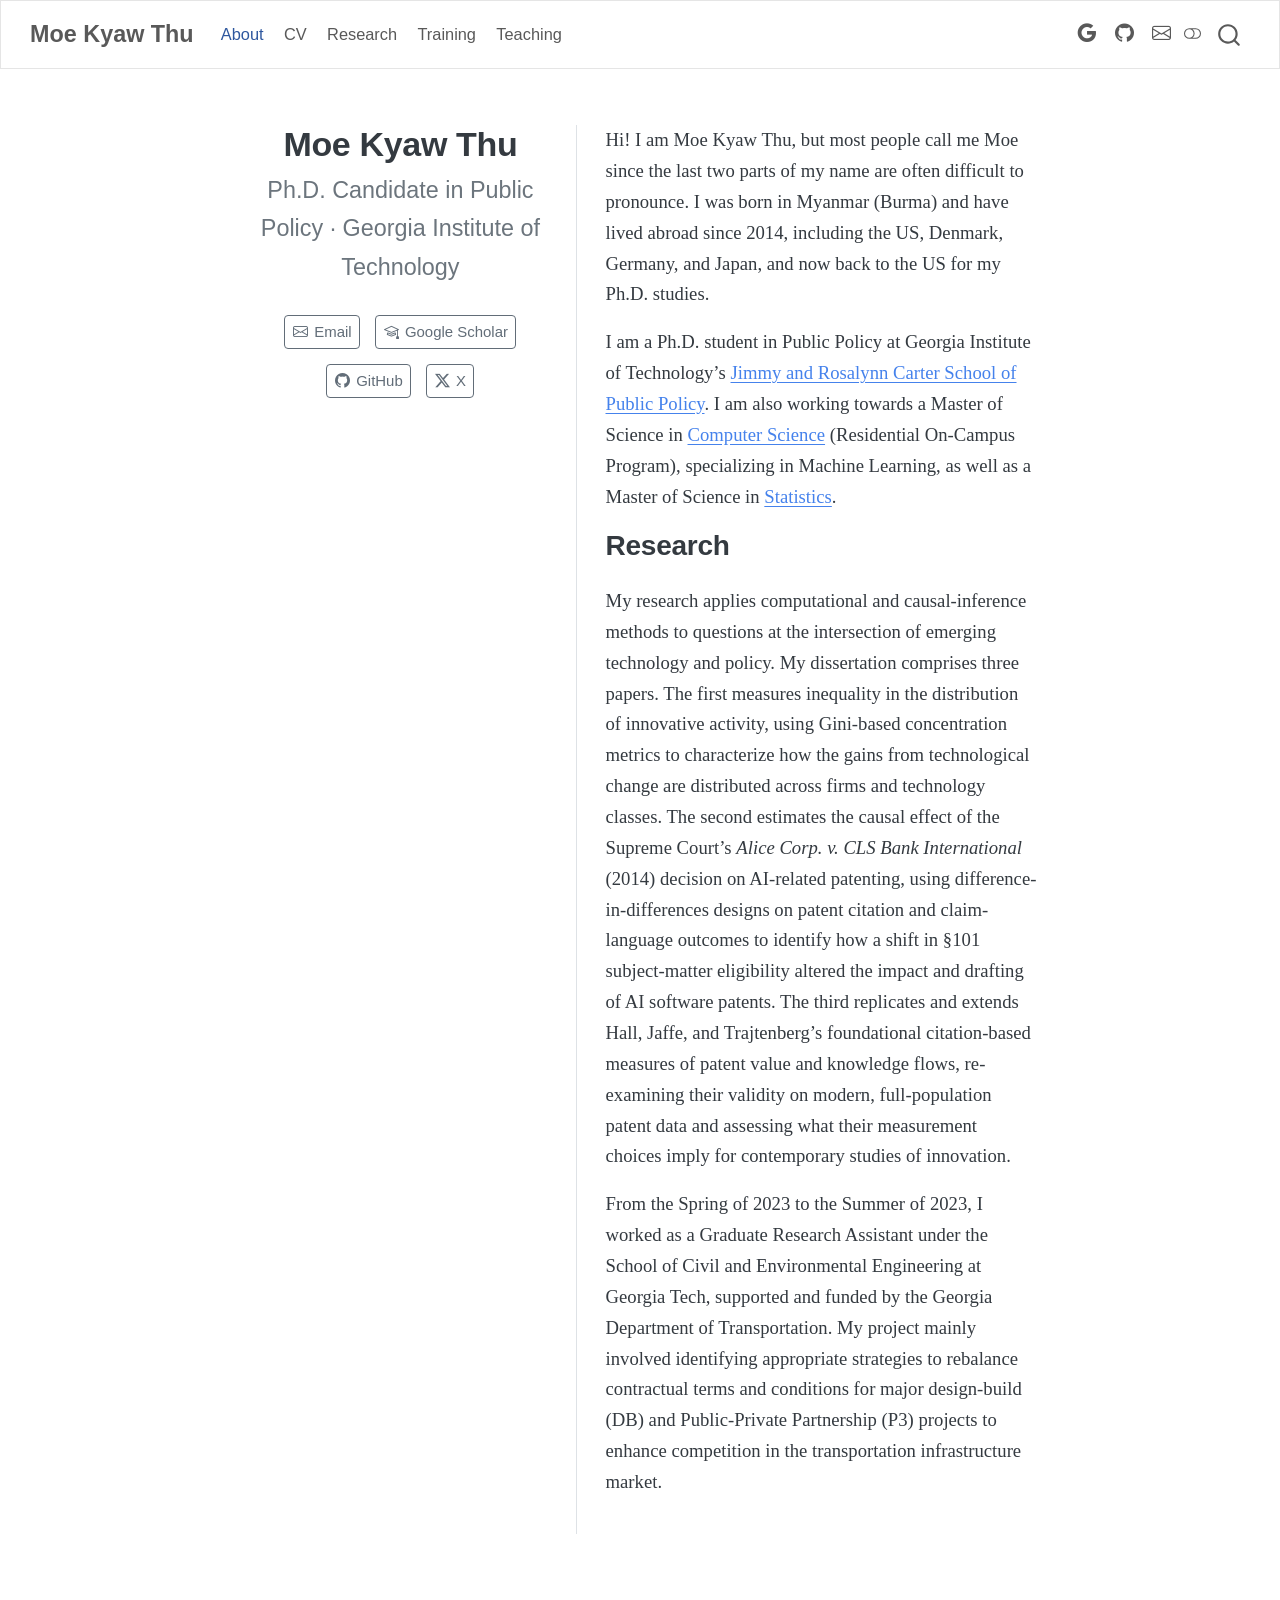
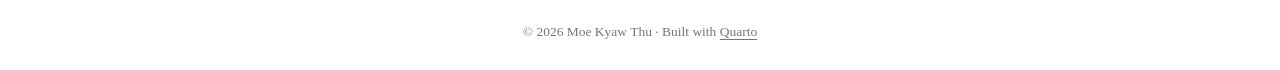
<file: index.html>
<!DOCTYPE html>
<html xmlns="http://www.w3.org/1999/xhtml" lang="en" xml:lang="en"><head>

<meta charset="utf-8">
<meta name="generator" content="quarto-1.7.33">

<meta name="viewport" content="width=device-width, initial-scale=1.0, user-scalable=yes">


<title>Moe Kyaw Thu</title>
<style>
code{white-space: pre-wrap;}
span.smallcaps{font-variant: small-caps;}
div.columns{display: flex; gap: min(4vw, 1.5em);}
div.column{flex: auto; overflow-x: auto;}
div.hanging-indent{margin-left: 1.5em; text-indent: -1.5em;}
ul.task-list{list-style: none;}
ul.task-list li input[type="checkbox"] {
  width: 0.8em;
  margin: 0 0.8em 0.2em -1em; /* quarto-specific, see https://github.com/quarto-dev/quarto-cli/issues/4556 */ 
  vertical-align: middle;
}
</style>


<script src="site_libs/quarto-nav/quarto-nav.js"></script>
<script src="site_libs/quarto-nav/headroom.min.js"></script>
<script src="site_libs/clipboard/clipboard.min.js"></script>
<script src="site_libs/quarto-search/autocomplete.umd.js"></script>
<script src="site_libs/quarto-search/fuse.min.js"></script>
<script src="site_libs/quarto-search/quarto-search.js"></script>
<meta name="quarto:offset" content="./">
<script src="site_libs/quarto-html/quarto.js" type="module"></script>
<script src="site_libs/quarto-html/tabsets/tabsets.js" type="module"></script>
<script src="site_libs/quarto-html/popper.min.js"></script>
<script src="site_libs/quarto-html/tippy.umd.min.js"></script>
<link href="site_libs/quarto-html/tippy.css" rel="stylesheet">
<link href="site_libs/quarto-html/quarto-syntax-highlighting-ea385d0e468b0dd5ea5bf0780b1290d9.css" rel="stylesheet" class="quarto-color-scheme" id="quarto-text-highlighting-styles">
<link href="site_libs/quarto-html/quarto-syntax-highlighting-dark-bc185b5c5bdbcb35c2eb49d8a876ef70.css" rel="stylesheet" class="quarto-color-scheme quarto-color-alternate" id="quarto-text-highlighting-styles">
<link href="site_libs/quarto-html/quarto-syntax-highlighting-ea385d0e468b0dd5ea5bf0780b1290d9.css" rel="stylesheet" class="quarto-color-scheme-extra" id="quarto-text-highlighting-styles">
<script src="site_libs/bootstrap/bootstrap.min.js"></script>
<link href="site_libs/bootstrap/bootstrap-icons.css" rel="stylesheet">
<link href="site_libs/bootstrap/bootstrap-969d7f5e9d2c2a6816d7cbdde880981e.min.css" rel="stylesheet" append-hash="true" class="quarto-color-scheme" id="quarto-bootstrap" data-mode="light">
<link href="site_libs/bootstrap/bootstrap-dark-ff1ea8c983a1e432fe5b9d5c50f6937c.min.css" rel="stylesheet" append-hash="true" class="quarto-color-scheme quarto-color-alternate" id="quarto-bootstrap" data-mode="dark">
<link href="site_libs/bootstrap/bootstrap-969d7f5e9d2c2a6816d7cbdde880981e.min.css" rel="stylesheet" append-hash="true" class="quarto-color-scheme-extra" id="quarto-bootstrap" data-mode="light">
<script id="quarto-search-options" type="application/json">{
  "location": "navbar",
  "copy-button": false,
  "collapse-after": 3,
  "panel-placement": "end",
  "type": "overlay",
  "limit": 50,
  "keyboard-shortcut": [
    "f",
    "/",
    "s"
  ],
  "show-item-context": false,
  "language": {
    "search-no-results-text": "No results",
    "search-matching-documents-text": "matching documents",
    "search-copy-link-title": "Copy link to search",
    "search-hide-matches-text": "Hide additional matches",
    "search-more-match-text": "more match in this document",
    "search-more-matches-text": "more matches in this document",
    "search-clear-button-title": "Clear",
    "search-text-placeholder": "",
    "search-detached-cancel-button-title": "Cancel",
    "search-submit-button-title": "Submit",
    "search-label": "Search"
  }
}</script>
<style>html{ scroll-behavior: smooth; }</style>


</head>

<body class="nav-fixed fullcontent quarto-light"><script id="quarto-html-before-body" type="application/javascript">
    const toggleBodyColorMode = (bsSheetEl) => {
      const mode = bsSheetEl.getAttribute("data-mode");
      const bodyEl = window.document.querySelector("body");
      if (mode === "dark") {
        bodyEl.classList.add("quarto-dark");
        bodyEl.classList.remove("quarto-light");
      } else {
        bodyEl.classList.add("quarto-light");
        bodyEl.classList.remove("quarto-dark");
      }
    }
    const toggleBodyColorPrimary = () => {
      const bsSheetEl = window.document.querySelector("link#quarto-bootstrap:not([rel=disabled-stylesheet])");
      if (bsSheetEl) {
        toggleBodyColorMode(bsSheetEl);
      }
    }
    const setColorSchemeToggle = (alternate) => {
      const toggles = window.document.querySelectorAll('.quarto-color-scheme-toggle');
      for (let i=0; i < toggles.length; i++) {
        const toggle = toggles[i];
        if (toggle) {
          if (alternate) {
            toggle.classList.add("alternate");
          } else {
            toggle.classList.remove("alternate");
          }
        }
      }
    };
    const toggleColorMode = (alternate) => {
      // Switch the stylesheets
      const primaryStylesheets = window.document.querySelectorAll('link.quarto-color-scheme:not(.quarto-color-alternate)');
      const alternateStylesheets = window.document.querySelectorAll('link.quarto-color-scheme.quarto-color-alternate');
      manageTransitions('#quarto-margin-sidebar .nav-link', false);
      if (alternate) {
        // note: dark is layered on light, we don't disable primary!
        enableStylesheet(alternateStylesheets);
        for (const sheetNode of alternateStylesheets) {
          if (sheetNode.id === "quarto-bootstrap") {
            toggleBodyColorMode(sheetNode);
          }
        }
      } else {
        disableStylesheet(alternateStylesheets);
        enableStylesheet(primaryStylesheets)
        toggleBodyColorPrimary();
      }
      manageTransitions('#quarto-margin-sidebar .nav-link', true);
      // Switch the toggles
      setColorSchemeToggle(alternate)
      // Hack to workaround the fact that safari doesn't
      // properly recolor the scrollbar when toggling (#1455)
      if (navigator.userAgent.indexOf('Safari') > 0 && navigator.userAgent.indexOf('Chrome') == -1) {
        manageTransitions("body", false);
        window.scrollTo(0, 1);
        setTimeout(() => {
          window.scrollTo(0, 0);
          manageTransitions("body", true);
        }, 40);
      }
    }
    const disableStylesheet = (stylesheets) => {
      for (let i=0; i < stylesheets.length; i++) {
        const stylesheet = stylesheets[i];
        stylesheet.rel = 'disabled-stylesheet';
      }
    }
    const enableStylesheet = (stylesheets) => {
      for (let i=0; i < stylesheets.length; i++) {
        const stylesheet = stylesheets[i];
        if(stylesheet.rel !== 'stylesheet') { // for Chrome, which will still FOUC without this check
          stylesheet.rel = 'stylesheet';
        }
      }
    }
    const manageTransitions = (selector, allowTransitions) => {
      const els = window.document.querySelectorAll(selector);
      for (let i=0; i < els.length; i++) {
        const el = els[i];
        if (allowTransitions) {
          el.classList.remove('notransition');
        } else {
          el.classList.add('notransition');
        }
      }
    }
    const isFileUrl = () => {
      return window.location.protocol === 'file:';
    }
    const hasAlternateSentinel = () => {
      let styleSentinel = getColorSchemeSentinel();
      if (styleSentinel !== null) {
        return styleSentinel === "alternate";
      } else {
        return false;
      }
    }
    const setStyleSentinel = (alternate) => {
      const value = alternate ? "alternate" : "default";
      if (!isFileUrl()) {
        window.localStorage.setItem("quarto-color-scheme", value);
      } else {
        localAlternateSentinel = value;
      }
    }
    const getColorSchemeSentinel = () => {
      if (!isFileUrl()) {
        const storageValue = window.localStorage.getItem("quarto-color-scheme");
        return storageValue != null ? storageValue : localAlternateSentinel;
      } else {
        return localAlternateSentinel;
      }
    }
    const toggleGiscusIfUsed = (isAlternate, darkModeDefault) => {
      const baseTheme = document.querySelector('#giscus-base-theme')?.value ?? 'light';
      const alternateTheme = document.querySelector('#giscus-alt-theme')?.value ?? 'dark';
      let newTheme = '';
      if(authorPrefersDark) {
        newTheme = isAlternate ? baseTheme : alternateTheme;
      } else {
        newTheme = isAlternate ? alternateTheme : baseTheme;
      }
      const changeGiscusTheme = () => {
        // From: https://github.com/giscus/giscus/issues/336
        const sendMessage = (message) => {
          const iframe = document.querySelector('iframe.giscus-frame');
          if (!iframe) return;
          iframe.contentWindow.postMessage({ giscus: message }, 'https://giscus.app');
        }
        sendMessage({
          setConfig: {
            theme: newTheme
          }
        });
      }
      const isGiscussLoaded = window.document.querySelector('iframe.giscus-frame') !== null;
      if (isGiscussLoaded) {
        changeGiscusTheme();
      }
    };
    const authorPrefersDark = false;
    const darkModeDefault = authorPrefersDark;
      document.querySelector('link#quarto-text-highlighting-styles.quarto-color-scheme-extra').rel = 'disabled-stylesheet';
      document.querySelector('link#quarto-bootstrap.quarto-color-scheme-extra').rel = 'disabled-stylesheet';
    let localAlternateSentinel = darkModeDefault ? 'alternate' : 'default';
    // Dark / light mode switch
    window.quartoToggleColorScheme = () => {
      // Read the current dark / light value
      let toAlternate = !hasAlternateSentinel();
      toggleColorMode(toAlternate);
      setStyleSentinel(toAlternate);
      toggleGiscusIfUsed(toAlternate, darkModeDefault);
      window.dispatchEvent(new Event('resize'));
    };
    // Switch to dark mode if need be
    if (hasAlternateSentinel()) {
      toggleColorMode(true);
    } else {
      toggleColorMode(false);
    }
  </script>

<div id="quarto-search-results"></div>
  <header id="quarto-header" class="headroom fixed-top">
    <nav class="navbar navbar-expand-lg " data-bs-theme="dark">
      <div class="navbar-container container-fluid">
      <div class="navbar-brand-container mx-auto">
    <a class="navbar-brand" href="./index.html">
    <span class="navbar-title">Moe Kyaw Thu</span>
    </a>
  </div>
            <div id="quarto-search" class="" title="Search"></div>
          <button class="navbar-toggler" type="button" data-bs-toggle="collapse" data-bs-target="#navbarCollapse" aria-controls="navbarCollapse" role="menu" aria-expanded="false" aria-label="Toggle navigation" onclick="if (window.quartoToggleHeadroom) { window.quartoToggleHeadroom(); }">
  <span class="navbar-toggler-icon"></span>
</button>
          <div class="collapse navbar-collapse" id="navbarCollapse">
            <ul class="navbar-nav navbar-nav-scroll me-auto">
  <li class="nav-item">
    <a class="nav-link active" href="./index.html" aria-current="page"> 
<span class="menu-text">About</span></a>
  </li>  
  <li class="nav-item">
    <a class="nav-link" href="./cv.html"> 
<span class="menu-text">CV</span></a>
  </li>  
  <li class="nav-item">
    <a class="nav-link" href="./research.html"> 
<span class="menu-text">Research</span></a>
  </li>  
  <li class="nav-item">
    <a class="nav-link" href="./training.html"> 
<span class="menu-text">Training</span></a>
  </li>  
  <li class="nav-item">
    <a class="nav-link" href="./teaching.html"> 
<span class="menu-text">Teaching</span></a>
  </li>  
</ul>
            <ul class="navbar-nav navbar-nav-scroll ms-auto">
  <li class="nav-item compact">
    <a class="nav-link" href="https://scholar.google.com/citations?user=aF55vHIAAAAJ&amp;hl=en"> <i class="bi bi-google" role="img" aria-label="Google Scholar">
</i> 
<span class="menu-text"></span></a>
  </li>  
  <li class="nav-item compact">
    <a class="nav-link" href="https://github.com/moethu6"> <i class="bi bi-github" role="img" aria-label="GitHub">
</i> 
<span class="menu-text"></span></a>
  </li>  
  <li class="nav-item compact">
    <a class="nav-link" href="mailto:mthu6@gatech.edu"> <i class="bi bi-envelope" role="img" aria-label="Email">
</i> 
<span class="menu-text"></span></a>
  </li>  
</ul>
          </div> <!-- /navcollapse -->
            <div class="quarto-navbar-tools">
  <a href="" class="quarto-color-scheme-toggle quarto-navigation-tool  px-1" onclick="window.quartoToggleColorScheme(); return false;" title="Toggle dark mode"><i class="bi"></i></a>
</div>
      </div> <!-- /container-fluid -->
    </nav>
</header>
<!-- content -->
<div id="quarto-content" class="quarto-container page-columns page-rows-contents page-layout-article page-navbar">
<!-- sidebar -->
<!-- margin-sidebar -->
    
<!-- main -->
<div class="quarto-about-trestles">
  <div class="about-entity">
<header id="title-block-header" class="quarto-title-block default">
<div class="quarto-title">
<h1 class="title">Moe Kyaw Thu</h1>
<p class="subtitle lead">Ph.D.&nbsp;Candidate in Public Policy · Georgia Institute of Technology</p>
</div>
<div class="quarto-title-meta">
  </div>
</header>
    <div class="about-links">
  <a href="mailto:mthu6@gatech.edu" class="about-link" rel="" target="">
    <i class="bi bi-envelope"></i>
     <span class="about-link-text">Email</span>
  </a>
  <a href="https://scholar.google.com/citations?user=aF55vHIAAAAJ&amp;hl=en" class="about-link" rel="" target="">
    <i class="bi bi-mortarboard"></i>
     <span class="about-link-text">Google Scholar</span>
  </a>
  <a href="https://github.com/moethu6" class="about-link" rel="" target="">
    <i class="bi bi-github"></i>
     <span class="about-link-text">GitHub</span>
  </a>
  <a href="https://twitter.com/def_not_moe_san" class="about-link" rel="" target="">
    <i class="bi bi-twitter-x"></i>
     <span class="about-link-text">X</span>
  </a>
</div>
  </div>
  <div class="about-contents"><main class="content" id="quarto-document-content">

<p>Hi! I am Moe Kyaw Thu, but most people call me Moe since the last two parts of my name are often difficult to pronounce. I was born in Myanmar (Burma) and have lived abroad since 2014, including the US, Denmark, Germany, and Japan, and now back to the US for my Ph.D. studies.</p>
<p>I am a Ph.D.&nbsp;student in Public Policy at Georgia Institute of Technology’s <a href="https://spp.gatech.edu/">Jimmy and Rosalynn Carter School of Public Policy</a>. I am also working towards a Master of Science in <a href="https://www.cc.gatech.edu/">Computer Science</a> (Residential On-Campus Program), specializing in Machine Learning, as well as a Master of Science in <a href="https://www.isye.gatech.edu/">Statistics</a>.</p>
<section id="research" class="level2">
<h2 data-anchor-id="research">Research</h2>
<p>My research applies computational and causal-inference methods to questions at the intersection of emerging technology and policy. My dissertation comprises three papers. The first measures inequality in the distribution of innovative activity, using Gini-based concentration metrics to characterize how the gains from technological change are distributed across firms and technology classes. The second estimates the causal effect of the Supreme Court’s <em>Alice Corp.&nbsp;v. CLS Bank International</em> (2014) decision on AI-related patenting, using difference-in-differences designs on patent citation and claim-language outcomes to identify how a shift in §101 subject-matter eligibility altered the impact and drafting of AI software patents. The third replicates and extends Hall, Jaffe, and Trajtenberg’s foundational citation-based measures of patent value and knowledge flows, re-examining their validity on modern, full-population patent data and assessing what their measurement choices imply for contemporary studies of innovation.</p>
<p>From the Spring of 2023 to the Summer of 2023, I worked as a Graduate Research Assistant under the School of Civil and Environmental Engineering at Georgia Tech, supported and funded by the Georgia Department of Transportation. My project mainly involved identifying appropriate strategies to rebalance contractual terms and conditions for major design-build (DB) and Public-Private Partnership (P3) projects to enhance competition in the transportation infrastructure market.</p>


</section>
</main></div>
</div>
 <!-- /main -->
<script id="quarto-html-after-body" type="application/javascript">
  window.document.addEventListener("DOMContentLoaded", function (event) {
    // Ensure there is a toggle, if there isn't float one in the top right
    if (window.document.querySelector('.quarto-color-scheme-toggle') === null) {
      const a = window.document.createElement('a');
      a.classList.add('top-right');
      a.classList.add('quarto-color-scheme-toggle');
      a.href = "";
      a.onclick = function() { try { window.quartoToggleColorScheme(); } catch {} return false; };
      const i = window.document.createElement("i");
      i.classList.add('bi');
      a.appendChild(i);
      window.document.body.appendChild(a);
    }
    setColorSchemeToggle(hasAlternateSentinel())
    const isCodeAnnotation = (el) => {
      for (const clz of el.classList) {
        if (clz.startsWith('code-annotation-')) {                     
          return true;
        }
      }
      return false;
    }
    const onCopySuccess = function(e) {
      // button target
      const button = e.trigger;
      // don't keep focus
      button.blur();
      // flash "checked"
      button.classList.add('code-copy-button-checked');
      var currentTitle = button.getAttribute("title");
      button.setAttribute("title", "Copied!");
      let tooltip;
      if (window.bootstrap) {
        button.setAttribute("data-bs-toggle", "tooltip");
        button.setAttribute("data-bs-placement", "left");
        button.setAttribute("data-bs-title", "Copied!");
        tooltip = new bootstrap.Tooltip(button, 
          { trigger: "manual", 
            customClass: "code-copy-button-tooltip",
            offset: [0, -8]});
        tooltip.show();    
      }
      setTimeout(function() {
        if (tooltip) {
          tooltip.hide();
          button.removeAttribute("data-bs-title");
          button.removeAttribute("data-bs-toggle");
          button.removeAttribute("data-bs-placement");
        }
        button.setAttribute("title", currentTitle);
        button.classList.remove('code-copy-button-checked');
      }, 1000);
      // clear code selection
      e.clearSelection();
    }
    const getTextToCopy = function(trigger) {
        const codeEl = trigger.previousElementSibling.cloneNode(true);
        for (const childEl of codeEl.children) {
          if (isCodeAnnotation(childEl)) {
            childEl.remove();
          }
        }
        return codeEl.innerText;
    }
    const clipboard = new window.ClipboardJS('.code-copy-button:not([data-in-quarto-modal])', {
      text: getTextToCopy
    });
    clipboard.on('success', onCopySuccess);
    if (window.document.getElementById('quarto-embedded-source-code-modal')) {
      const clipboardModal = new window.ClipboardJS('.code-copy-button[data-in-quarto-modal]', {
        text: getTextToCopy,
        container: window.document.getElementById('quarto-embedded-source-code-modal')
      });
      clipboardModal.on('success', onCopySuccess);
    }
      var localhostRegex = new RegExp(/^(?:http|https):\/\/localhost\:?[0-9]*\//);
      var mailtoRegex = new RegExp(/^mailto:/);
        var filterRegex = new RegExp("https:\/\/moethu6\.github\.io");
      var isInternal = (href) => {
          return filterRegex.test(href) || localhostRegex.test(href) || mailtoRegex.test(href);
      }
      // Inspect non-navigation links and adorn them if external
     var links = window.document.querySelectorAll('a[href]:not(.nav-link):not(.navbar-brand):not(.toc-action):not(.sidebar-link):not(.sidebar-item-toggle):not(.pagination-link):not(.no-external):not([aria-hidden]):not(.dropdown-item):not(.quarto-navigation-tool):not(.about-link)');
      for (var i=0; i<links.length; i++) {
        const link = links[i];
        if (!isInternal(link.href)) {
          // undo the damage that might have been done by quarto-nav.js in the case of
          // links that we want to consider external
          if (link.dataset.originalHref !== undefined) {
            link.href = link.dataset.originalHref;
          }
            // target, if specified
            link.setAttribute("target", "_blank");
            if (link.getAttribute("rel") === null) {
              link.setAttribute("rel", "noopener");
            }
        }
      }
    function tippyHover(el, contentFn, onTriggerFn, onUntriggerFn) {
      const config = {
        allowHTML: true,
        maxWidth: 500,
        delay: 100,
        arrow: false,
        appendTo: function(el) {
            return el.parentElement;
        },
        interactive: true,
        interactiveBorder: 10,
        theme: 'quarto',
        placement: 'bottom-start',
      };
      if (contentFn) {
        config.content = contentFn;
      }
      if (onTriggerFn) {
        config.onTrigger = onTriggerFn;
      }
      if (onUntriggerFn) {
        config.onUntrigger = onUntriggerFn;
      }
      window.tippy(el, config); 
    }
    const noterefs = window.document.querySelectorAll('a[role="doc-noteref"]');
    for (var i=0; i<noterefs.length; i++) {
      const ref = noterefs[i];
      tippyHover(ref, function() {
        // use id or data attribute instead here
        let href = ref.getAttribute('data-footnote-href') || ref.getAttribute('href');
        try { href = new URL(href).hash; } catch {}
        const id = href.replace(/^#\/?/, "");
        const note = window.document.getElementById(id);
        if (note) {
          return note.innerHTML;
        } else {
          return "";
        }
      });
    }
    const xrefs = window.document.querySelectorAll('a.quarto-xref');
    const processXRef = (id, note) => {
      // Strip column container classes
      const stripColumnClz = (el) => {
        el.classList.remove("page-full", "page-columns");
        if (el.children) {
          for (const child of el.children) {
            stripColumnClz(child);
          }
        }
      }
      stripColumnClz(note)
      if (id === null || id.startsWith('sec-')) {
        // Special case sections, only their first couple elements
        const container = document.createElement("div");
        if (note.children && note.children.length > 2) {
          container.appendChild(note.children[0].cloneNode(true));
          for (let i = 1; i < note.children.length; i++) {
            const child = note.children[i];
            if (child.tagName === "P" && child.innerText === "") {
              continue;
            } else {
              container.appendChild(child.cloneNode(true));
              break;
            }
          }
          if (window.Quarto?.typesetMath) {
            window.Quarto.typesetMath(container);
          }
          return container.innerHTML
        } else {
          if (window.Quarto?.typesetMath) {
            window.Quarto.typesetMath(note);
          }
          return note.innerHTML;
        }
      } else {
        // Remove any anchor links if they are present
        const anchorLink = note.querySelector('a.anchorjs-link');
        if (anchorLink) {
          anchorLink.remove();
        }
        if (window.Quarto?.typesetMath) {
          window.Quarto.typesetMath(note);
        }
        if (note.classList.contains("callout")) {
          return note.outerHTML;
        } else {
          return note.innerHTML;
        }
      }
    }
    for (var i=0; i<xrefs.length; i++) {
      const xref = xrefs[i];
      tippyHover(xref, undefined, function(instance) {
        instance.disable();
        let url = xref.getAttribute('href');
        let hash = undefined; 
        if (url.startsWith('#')) {
          hash = url;
        } else {
          try { hash = new URL(url).hash; } catch {}
        }
        if (hash) {
          const id = hash.replace(/^#\/?/, "");
          const note = window.document.getElementById(id);
          if (note !== null) {
            try {
              const html = processXRef(id, note.cloneNode(true));
              instance.setContent(html);
            } finally {
              instance.enable();
              instance.show();
            }
          } else {
            // See if we can fetch this
            fetch(url.split('#')[0])
            .then(res => res.text())
            .then(html => {
              const parser = new DOMParser();
              const htmlDoc = parser.parseFromString(html, "text/html");
              const note = htmlDoc.getElementById(id);
              if (note !== null) {
                const html = processXRef(id, note);
                instance.setContent(html);
              } 
            }).finally(() => {
              instance.enable();
              instance.show();
            });
          }
        } else {
          // See if we can fetch a full url (with no hash to target)
          // This is a special case and we should probably do some content thinning / targeting
          fetch(url)
          .then(res => res.text())
          .then(html => {
            const parser = new DOMParser();
            const htmlDoc = parser.parseFromString(html, "text/html");
            const note = htmlDoc.querySelector('main.content');
            if (note !== null) {
              // This should only happen for chapter cross references
              // (since there is no id in the URL)
              // remove the first header
              if (note.children.length > 0 && note.children[0].tagName === "HEADER") {
                note.children[0].remove();
              }
              const html = processXRef(null, note);
              instance.setContent(html);
            } 
          }).finally(() => {
            instance.enable();
            instance.show();
          });
        }
      }, function(instance) {
      });
    }
        let selectedAnnoteEl;
        const selectorForAnnotation = ( cell, annotation) => {
          let cellAttr = 'data-code-cell="' + cell + '"';
          let lineAttr = 'data-code-annotation="' +  annotation + '"';
          const selector = 'span[' + cellAttr + '][' + lineAttr + ']';
          return selector;
        }
        const selectCodeLines = (annoteEl) => {
          const doc = window.document;
          const targetCell = annoteEl.getAttribute("data-target-cell");
          const targetAnnotation = annoteEl.getAttribute("data-target-annotation");
          const annoteSpan = window.document.querySelector(selectorForAnnotation(targetCell, targetAnnotation));
          const lines = annoteSpan.getAttribute("data-code-lines").split(",");
          const lineIds = lines.map((line) => {
            return targetCell + "-" + line;
          })
          let top = null;
          let height = null;
          let parent = null;
          if (lineIds.length > 0) {
              //compute the position of the single el (top and bottom and make a div)
              const el = window.document.getElementById(lineIds[0]);
              top = el.offsetTop;
              height = el.offsetHeight;
              parent = el.parentElement.parentElement;
            if (lineIds.length > 1) {
              const lastEl = window.document.getElementById(lineIds[lineIds.length - 1]);
              const bottom = lastEl.offsetTop + lastEl.offsetHeight;
              height = bottom - top;
            }
            if (top !== null && height !== null && parent !== null) {
              // cook up a div (if necessary) and position it 
              let div = window.document.getElementById("code-annotation-line-highlight");
              if (div === null) {
                div = window.document.createElement("div");
                div.setAttribute("id", "code-annotation-line-highlight");
                div.style.position = 'absolute';
                parent.appendChild(div);
              }
              div.style.top = top - 2 + "px";
              div.style.height = height + 4 + "px";
              div.style.left = 0;
              let gutterDiv = window.document.getElementById("code-annotation-line-highlight-gutter");
              if (gutterDiv === null) {
                gutterDiv = window.document.createElement("div");
                gutterDiv.setAttribute("id", "code-annotation-line-highlight-gutter");
                gutterDiv.style.position = 'absolute';
                const codeCell = window.document.getElementById(targetCell);
                const gutter = codeCell.querySelector('.code-annotation-gutter');
                gutter.appendChild(gutterDiv);
              }
              gutterDiv.style.top = top - 2 + "px";
              gutterDiv.style.height = height + 4 + "px";
            }
            selectedAnnoteEl = annoteEl;
          }
        };
        const unselectCodeLines = () => {
          const elementsIds = ["code-annotation-line-highlight", "code-annotation-line-highlight-gutter"];
          elementsIds.forEach((elId) => {
            const div = window.document.getElementById(elId);
            if (div) {
              div.remove();
            }
          });
          selectedAnnoteEl = undefined;
        };
          // Handle positioning of the toggle
      window.addEventListener(
        "resize",
        throttle(() => {
          elRect = undefined;
          if (selectedAnnoteEl) {
            selectCodeLines(selectedAnnoteEl);
          }
        }, 10)
      );
      function throttle(fn, ms) {
      let throttle = false;
      let timer;
        return (...args) => {
          if(!throttle) { // first call gets through
              fn.apply(this, args);
              throttle = true;
          } else { // all the others get throttled
              if(timer) clearTimeout(timer); // cancel #2
              timer = setTimeout(() => {
                fn.apply(this, args);
                timer = throttle = false;
              }, ms);
          }
        };
      }
        // Attach click handler to the DT
        const annoteDls = window.document.querySelectorAll('dt[data-target-cell]');
        for (const annoteDlNode of annoteDls) {
          annoteDlNode.addEventListener('click', (event) => {
            const clickedEl = event.target;
            if (clickedEl !== selectedAnnoteEl) {
              unselectCodeLines();
              const activeEl = window.document.querySelector('dt[data-target-cell].code-annotation-active');
              if (activeEl) {
                activeEl.classList.remove('code-annotation-active');
              }
              selectCodeLines(clickedEl);
              clickedEl.classList.add('code-annotation-active');
            } else {
              // Unselect the line
              unselectCodeLines();
              clickedEl.classList.remove('code-annotation-active');
            }
          });
        }
    const findCites = (el) => {
      const parentEl = el.parentElement;
      if (parentEl) {
        const cites = parentEl.dataset.cites;
        if (cites) {
          return {
            el,
            cites: cites.split(' ')
          };
        } else {
          return findCites(el.parentElement)
        }
      } else {
        return undefined;
      }
    };
    var bibliorefs = window.document.querySelectorAll('a[role="doc-biblioref"]');
    for (var i=0; i<bibliorefs.length; i++) {
      const ref = bibliorefs[i];
      const citeInfo = findCites(ref);
      if (citeInfo) {
        tippyHover(citeInfo.el, function() {
          var popup = window.document.createElement('div');
          citeInfo.cites.forEach(function(cite) {
            var citeDiv = window.document.createElement('div');
            citeDiv.classList.add('hanging-indent');
            citeDiv.classList.add('csl-entry');
            var biblioDiv = window.document.getElementById('ref-' + cite);
            if (biblioDiv) {
              citeDiv.innerHTML = biblioDiv.innerHTML;
            }
            popup.appendChild(citeDiv);
          });
          return popup.innerHTML;
        });
      }
    }
  });
  </script>
</div> <!-- /content -->
<footer class="footer">
  <div class="nav-footer">
    <div class="nav-footer-left">
      &nbsp;
    </div>   
    <div class="nav-footer-center">
<p>© 2026 Moe Kyaw Thu · Built with <a href="https://quarto.org">Quarto</a></p>
</div>
    <div class="nav-footer-right">
      &nbsp;
    </div>
  </div>
</footer>




<script src="site_libs/quarto-html/zenscroll-min.js"></script>
</body></html>
</file>
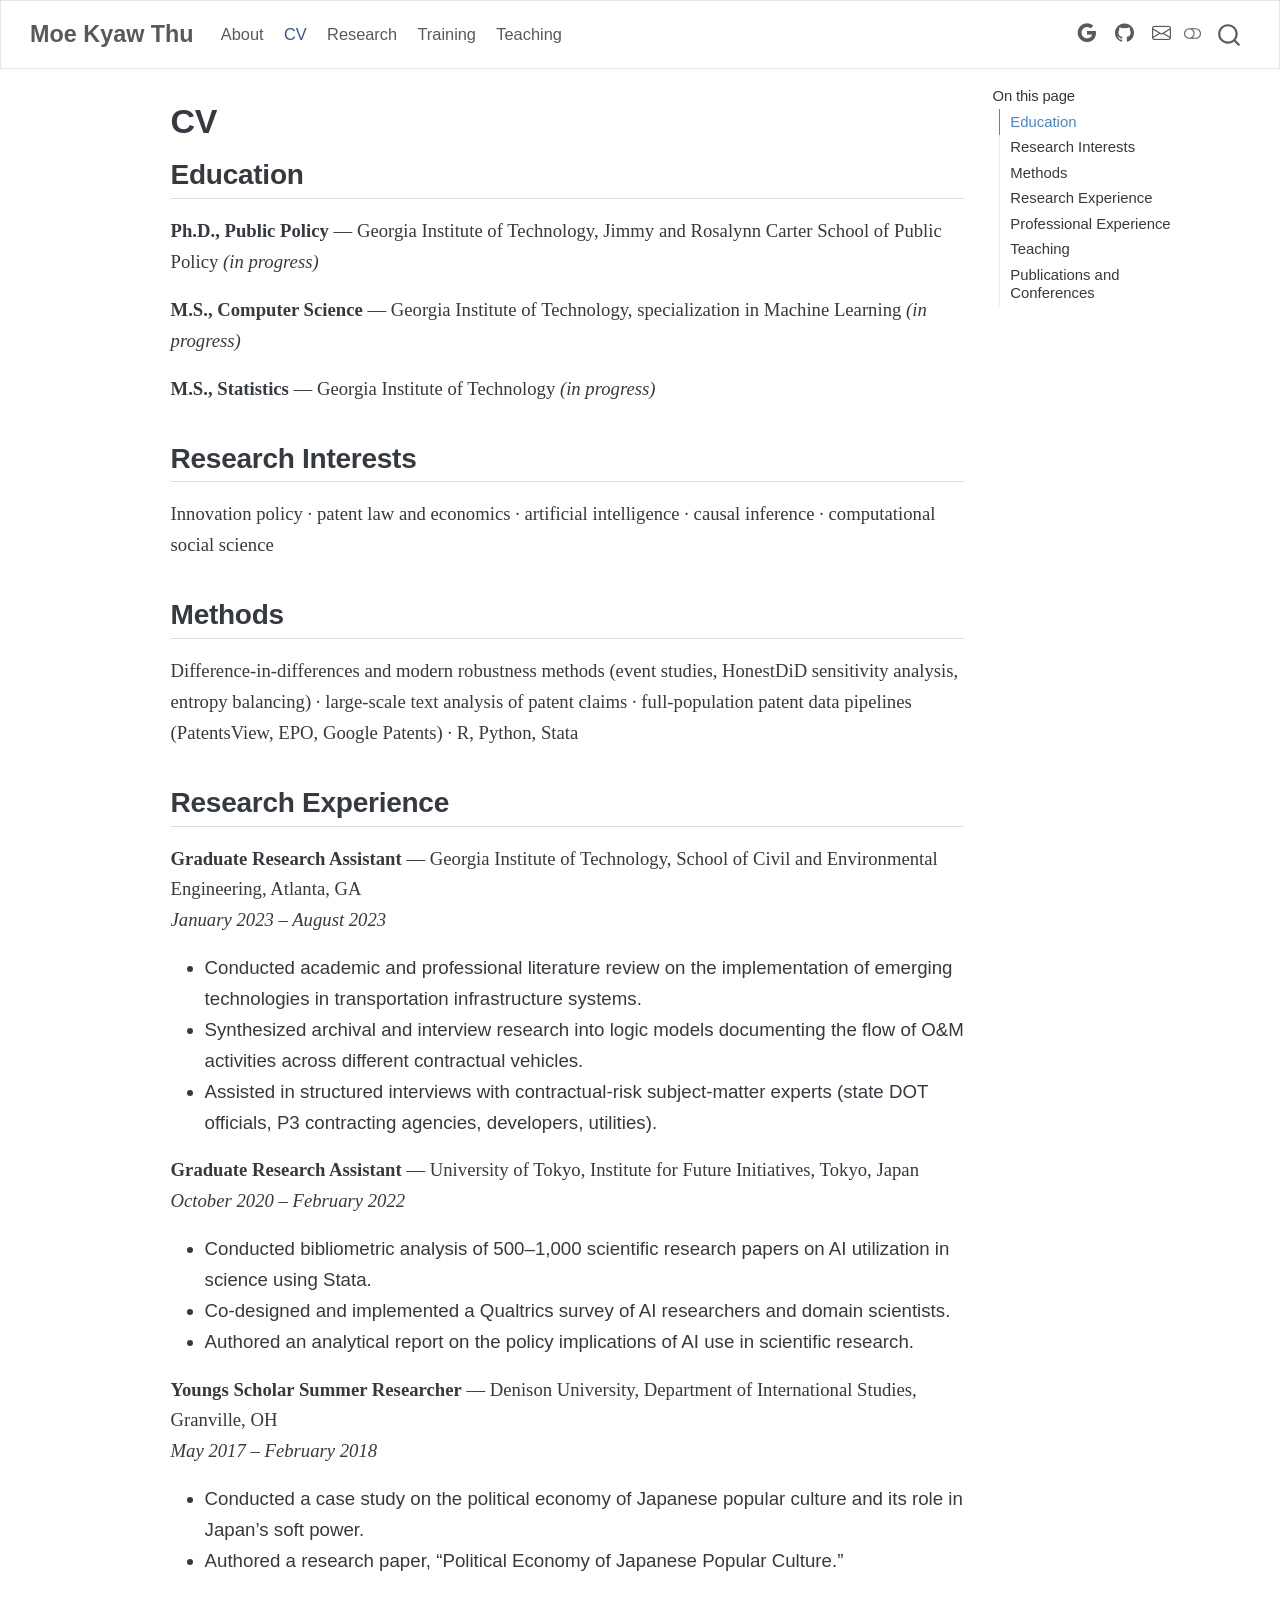
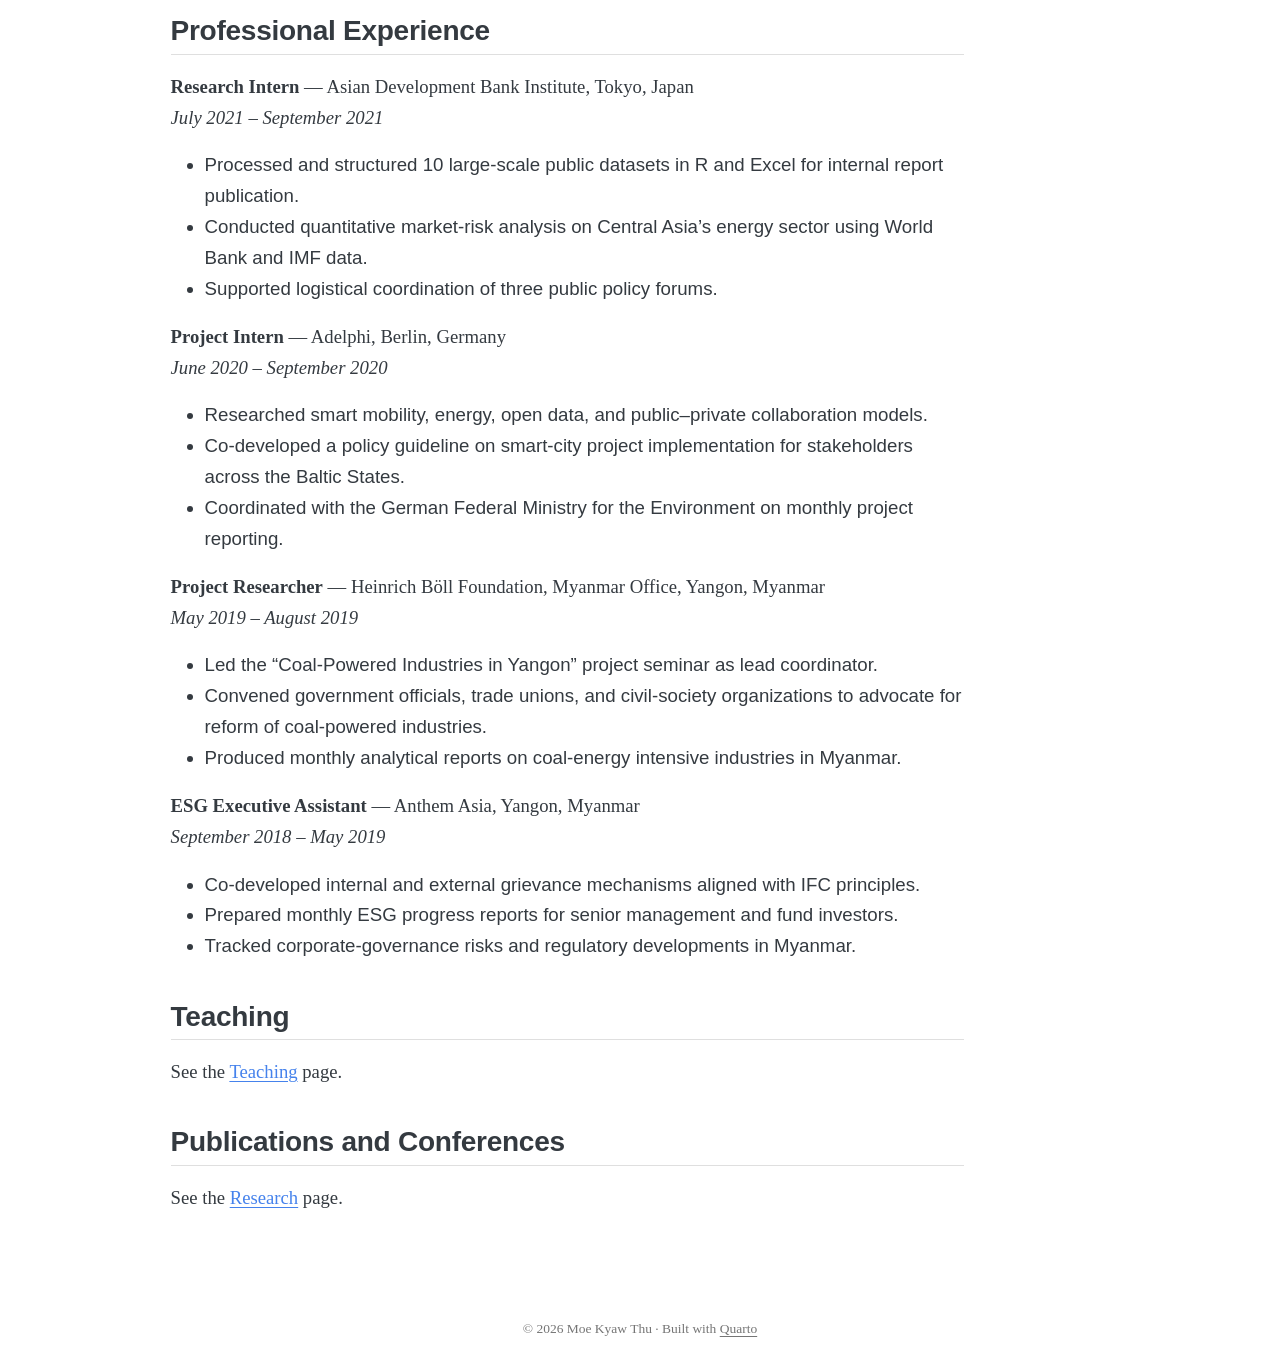
<file: cv.html>
<!DOCTYPE html>
<html xmlns="http://www.w3.org/1999/xhtml" lang="en" xml:lang="en"><head>

<meta charset="utf-8">
<meta name="generator" content="quarto-1.7.33">

<meta name="viewport" content="width=device-width, initial-scale=1.0, user-scalable=yes">


<title>CV – Moe Kyaw Thu</title>
<style>
code{white-space: pre-wrap;}
span.smallcaps{font-variant: small-caps;}
div.columns{display: flex; gap: min(4vw, 1.5em);}
div.column{flex: auto; overflow-x: auto;}
div.hanging-indent{margin-left: 1.5em; text-indent: -1.5em;}
ul.task-list{list-style: none;}
ul.task-list li input[type="checkbox"] {
  width: 0.8em;
  margin: 0 0.8em 0.2em -1em; /* quarto-specific, see https://github.com/quarto-dev/quarto-cli/issues/4556 */ 
  vertical-align: middle;
}
</style>


<script src="site_libs/quarto-nav/quarto-nav.js"></script>
<script src="site_libs/quarto-nav/headroom.min.js"></script>
<script src="site_libs/clipboard/clipboard.min.js"></script>
<script src="site_libs/quarto-search/autocomplete.umd.js"></script>
<script src="site_libs/quarto-search/fuse.min.js"></script>
<script src="site_libs/quarto-search/quarto-search.js"></script>
<meta name="quarto:offset" content="./">
<script src="site_libs/quarto-html/quarto.js" type="module"></script>
<script src="site_libs/quarto-html/tabsets/tabsets.js" type="module"></script>
<script src="site_libs/quarto-html/popper.min.js"></script>
<script src="site_libs/quarto-html/tippy.umd.min.js"></script>
<script src="site_libs/quarto-html/anchor.min.js"></script>
<link href="site_libs/quarto-html/tippy.css" rel="stylesheet">
<link href="site_libs/quarto-html/quarto-syntax-highlighting-ea385d0e468b0dd5ea5bf0780b1290d9.css" rel="stylesheet" class="quarto-color-scheme" id="quarto-text-highlighting-styles">
<link href="site_libs/quarto-html/quarto-syntax-highlighting-dark-bc185b5c5bdbcb35c2eb49d8a876ef70.css" rel="stylesheet" class="quarto-color-scheme quarto-color-alternate" id="quarto-text-highlighting-styles">
<link href="site_libs/quarto-html/quarto-syntax-highlighting-ea385d0e468b0dd5ea5bf0780b1290d9.css" rel="stylesheet" class="quarto-color-scheme-extra" id="quarto-text-highlighting-styles">
<script src="site_libs/bootstrap/bootstrap.min.js"></script>
<link href="site_libs/bootstrap/bootstrap-icons.css" rel="stylesheet">
<link href="site_libs/bootstrap/bootstrap-969d7f5e9d2c2a6816d7cbdde880981e.min.css" rel="stylesheet" append-hash="true" class="quarto-color-scheme" id="quarto-bootstrap" data-mode="light">
<link href="site_libs/bootstrap/bootstrap-dark-ff1ea8c983a1e432fe5b9d5c50f6937c.min.css" rel="stylesheet" append-hash="true" class="quarto-color-scheme quarto-color-alternate" id="quarto-bootstrap" data-mode="dark">
<link href="site_libs/bootstrap/bootstrap-969d7f5e9d2c2a6816d7cbdde880981e.min.css" rel="stylesheet" append-hash="true" class="quarto-color-scheme-extra" id="quarto-bootstrap" data-mode="light">
<script id="quarto-search-options" type="application/json">{
  "location": "navbar",
  "copy-button": false,
  "collapse-after": 3,
  "panel-placement": "end",
  "type": "overlay",
  "limit": 50,
  "keyboard-shortcut": [
    "f",
    "/",
    "s"
  ],
  "show-item-context": false,
  "language": {
    "search-no-results-text": "No results",
    "search-matching-documents-text": "matching documents",
    "search-copy-link-title": "Copy link to search",
    "search-hide-matches-text": "Hide additional matches",
    "search-more-match-text": "more match in this document",
    "search-more-matches-text": "more matches in this document",
    "search-clear-button-title": "Clear",
    "search-text-placeholder": "",
    "search-detached-cancel-button-title": "Cancel",
    "search-submit-button-title": "Submit",
    "search-label": "Search"
  }
}</script>
<style>html{ scroll-behavior: smooth; }</style>


</head>

<body class="nav-fixed quarto-light"><script id="quarto-html-before-body" type="application/javascript">
    const toggleBodyColorMode = (bsSheetEl) => {
      const mode = bsSheetEl.getAttribute("data-mode");
      const bodyEl = window.document.querySelector("body");
      if (mode === "dark") {
        bodyEl.classList.add("quarto-dark");
        bodyEl.classList.remove("quarto-light");
      } else {
        bodyEl.classList.add("quarto-light");
        bodyEl.classList.remove("quarto-dark");
      }
    }
    const toggleBodyColorPrimary = () => {
      const bsSheetEl = window.document.querySelector("link#quarto-bootstrap:not([rel=disabled-stylesheet])");
      if (bsSheetEl) {
        toggleBodyColorMode(bsSheetEl);
      }
    }
    const setColorSchemeToggle = (alternate) => {
      const toggles = window.document.querySelectorAll('.quarto-color-scheme-toggle');
      for (let i=0; i < toggles.length; i++) {
        const toggle = toggles[i];
        if (toggle) {
          if (alternate) {
            toggle.classList.add("alternate");
          } else {
            toggle.classList.remove("alternate");
          }
        }
      }
    };
    const toggleColorMode = (alternate) => {
      // Switch the stylesheets
      const primaryStylesheets = window.document.querySelectorAll('link.quarto-color-scheme:not(.quarto-color-alternate)');
      const alternateStylesheets = window.document.querySelectorAll('link.quarto-color-scheme.quarto-color-alternate');
      manageTransitions('#quarto-margin-sidebar .nav-link', false);
      if (alternate) {
        // note: dark is layered on light, we don't disable primary!
        enableStylesheet(alternateStylesheets);
        for (const sheetNode of alternateStylesheets) {
          if (sheetNode.id === "quarto-bootstrap") {
            toggleBodyColorMode(sheetNode);
          }
        }
      } else {
        disableStylesheet(alternateStylesheets);
        enableStylesheet(primaryStylesheets)
        toggleBodyColorPrimary();
      }
      manageTransitions('#quarto-margin-sidebar .nav-link', true);
      // Switch the toggles
      setColorSchemeToggle(alternate)
      // Hack to workaround the fact that safari doesn't
      // properly recolor the scrollbar when toggling (#1455)
      if (navigator.userAgent.indexOf('Safari') > 0 && navigator.userAgent.indexOf('Chrome') == -1) {
        manageTransitions("body", false);
        window.scrollTo(0, 1);
        setTimeout(() => {
          window.scrollTo(0, 0);
          manageTransitions("body", true);
        }, 40);
      }
    }
    const disableStylesheet = (stylesheets) => {
      for (let i=0; i < stylesheets.length; i++) {
        const stylesheet = stylesheets[i];
        stylesheet.rel = 'disabled-stylesheet';
      }
    }
    const enableStylesheet = (stylesheets) => {
      for (let i=0; i < stylesheets.length; i++) {
        const stylesheet = stylesheets[i];
        if(stylesheet.rel !== 'stylesheet') { // for Chrome, which will still FOUC without this check
          stylesheet.rel = 'stylesheet';
        }
      }
    }
    const manageTransitions = (selector, allowTransitions) => {
      const els = window.document.querySelectorAll(selector);
      for (let i=0; i < els.length; i++) {
        const el = els[i];
        if (allowTransitions) {
          el.classList.remove('notransition');
        } else {
          el.classList.add('notransition');
        }
      }
    }
    const isFileUrl = () => {
      return window.location.protocol === 'file:';
    }
    const hasAlternateSentinel = () => {
      let styleSentinel = getColorSchemeSentinel();
      if (styleSentinel !== null) {
        return styleSentinel === "alternate";
      } else {
        return false;
      }
    }
    const setStyleSentinel = (alternate) => {
      const value = alternate ? "alternate" : "default";
      if (!isFileUrl()) {
        window.localStorage.setItem("quarto-color-scheme", value);
      } else {
        localAlternateSentinel = value;
      }
    }
    const getColorSchemeSentinel = () => {
      if (!isFileUrl()) {
        const storageValue = window.localStorage.getItem("quarto-color-scheme");
        return storageValue != null ? storageValue : localAlternateSentinel;
      } else {
        return localAlternateSentinel;
      }
    }
    const toggleGiscusIfUsed = (isAlternate, darkModeDefault) => {
      const baseTheme = document.querySelector('#giscus-base-theme')?.value ?? 'light';
      const alternateTheme = document.querySelector('#giscus-alt-theme')?.value ?? 'dark';
      let newTheme = '';
      if(authorPrefersDark) {
        newTheme = isAlternate ? baseTheme : alternateTheme;
      } else {
        newTheme = isAlternate ? alternateTheme : baseTheme;
      }
      const changeGiscusTheme = () => {
        // From: https://github.com/giscus/giscus/issues/336
        const sendMessage = (message) => {
          const iframe = document.querySelector('iframe.giscus-frame');
          if (!iframe) return;
          iframe.contentWindow.postMessage({ giscus: message }, 'https://giscus.app');
        }
        sendMessage({
          setConfig: {
            theme: newTheme
          }
        });
      }
      const isGiscussLoaded = window.document.querySelector('iframe.giscus-frame') !== null;
      if (isGiscussLoaded) {
        changeGiscusTheme();
      }
    };
    const authorPrefersDark = false;
    const darkModeDefault = authorPrefersDark;
      document.querySelector('link#quarto-text-highlighting-styles.quarto-color-scheme-extra').rel = 'disabled-stylesheet';
      document.querySelector('link#quarto-bootstrap.quarto-color-scheme-extra').rel = 'disabled-stylesheet';
    let localAlternateSentinel = darkModeDefault ? 'alternate' : 'default';
    // Dark / light mode switch
    window.quartoToggleColorScheme = () => {
      // Read the current dark / light value
      let toAlternate = !hasAlternateSentinel();
      toggleColorMode(toAlternate);
      setStyleSentinel(toAlternate);
      toggleGiscusIfUsed(toAlternate, darkModeDefault);
      window.dispatchEvent(new Event('resize'));
    };
    // Switch to dark mode if need be
    if (hasAlternateSentinel()) {
      toggleColorMode(true);
    } else {
      toggleColorMode(false);
    }
  </script>

<div id="quarto-search-results"></div>
  <header id="quarto-header" class="headroom fixed-top">
    <nav class="navbar navbar-expand-lg " data-bs-theme="dark">
      <div class="navbar-container container-fluid">
      <div class="navbar-brand-container mx-auto">
    <a class="navbar-brand" href="./index.html">
    <span class="navbar-title">Moe Kyaw Thu</span>
    </a>
  </div>
            <div id="quarto-search" class="" title="Search"></div>
          <button class="navbar-toggler" type="button" data-bs-toggle="collapse" data-bs-target="#navbarCollapse" aria-controls="navbarCollapse" role="menu" aria-expanded="false" aria-label="Toggle navigation" onclick="if (window.quartoToggleHeadroom) { window.quartoToggleHeadroom(); }">
  <span class="navbar-toggler-icon"></span>
</button>
          <div class="collapse navbar-collapse" id="navbarCollapse">
            <ul class="navbar-nav navbar-nav-scroll me-auto">
  <li class="nav-item">
    <a class="nav-link" href="./index.html"> 
<span class="menu-text">About</span></a>
  </li>  
  <li class="nav-item">
    <a class="nav-link active" href="./cv.html" aria-current="page"> 
<span class="menu-text">CV</span></a>
  </li>  
  <li class="nav-item">
    <a class="nav-link" href="./research.html"> 
<span class="menu-text">Research</span></a>
  </li>  
  <li class="nav-item">
    <a class="nav-link" href="./training.html"> 
<span class="menu-text">Training</span></a>
  </li>  
  <li class="nav-item">
    <a class="nav-link" href="./teaching.html"> 
<span class="menu-text">Teaching</span></a>
  </li>  
</ul>
            <ul class="navbar-nav navbar-nav-scroll ms-auto">
  <li class="nav-item compact">
    <a class="nav-link" href="https://scholar.google.com/citations?user=aF55vHIAAAAJ&amp;hl=en"> <i class="bi bi-google" role="img" aria-label="Google Scholar">
</i> 
<span class="menu-text"></span></a>
  </li>  
  <li class="nav-item compact">
    <a class="nav-link" href="https://github.com/moethu6"> <i class="bi bi-github" role="img" aria-label="GitHub">
</i> 
<span class="menu-text"></span></a>
  </li>  
  <li class="nav-item compact">
    <a class="nav-link" href="mailto:mthu6@gatech.edu"> <i class="bi bi-envelope" role="img" aria-label="Email">
</i> 
<span class="menu-text"></span></a>
  </li>  
</ul>
          </div> <!-- /navcollapse -->
            <div class="quarto-navbar-tools">
  <a href="" class="quarto-color-scheme-toggle quarto-navigation-tool  px-1" onclick="window.quartoToggleColorScheme(); return false;" title="Toggle dark mode"><i class="bi"></i></a>
</div>
      </div> <!-- /container-fluid -->
    </nav>
</header>
<!-- content -->
<div id="quarto-content" class="quarto-container page-columns page-rows-contents page-layout-article page-navbar">
<!-- sidebar -->
<!-- margin-sidebar -->
    <div id="quarto-margin-sidebar" class="sidebar margin-sidebar">
        <nav id="TOC" role="doc-toc" class="toc-active">
    <h2 id="toc-title">On this page</h2>
   
  <ul class="collapse">
  <li><a href="#education" id="toc-education" class="nav-link active" data-scroll-target="#education">Education</a></li>
  <li><a href="#research-interests" id="toc-research-interests" class="nav-link" data-scroll-target="#research-interests">Research Interests</a></li>
  <li><a href="#methods" id="toc-methods" class="nav-link" data-scroll-target="#methods">Methods</a></li>
  <li><a href="#research-experience" id="toc-research-experience" class="nav-link" data-scroll-target="#research-experience">Research Experience</a></li>
  <li><a href="#professional-experience" id="toc-professional-experience" class="nav-link" data-scroll-target="#professional-experience">Professional Experience</a></li>
  <li><a href="#teaching" id="toc-teaching" class="nav-link" data-scroll-target="#teaching">Teaching</a></li>
  <li><a href="#publications-and-conferences" id="toc-publications-and-conferences" class="nav-link" data-scroll-target="#publications-and-conferences">Publications and Conferences</a></li>
  </ul>
</nav>
    </div>
<!-- main -->
<main class="content" id="quarto-document-content">


<header id="title-block-header" class="quarto-title-block default">
<div class="quarto-title">
<h1 class="title">CV</h1>
</div>



<div class="quarto-title-meta">

    
  
    
  </div>
  


</header>


<!--
To add your CV PDF:
  1. Save it as files/Moe-Kyaw-Thu-CV.pdf inside this folder
  2. Uncomment the two blocks below
-->
<!--
[{{< fa file-pdf >}} Download CV (PDF)](files/Moe-Kyaw-Thu-CV.pdf){.btn .btn-primary}

<iframe src="files/Moe-Kyaw-Thu-CV.pdf" width="100%" height="800px" style="border:1px solid #ddd;"></iframe>
-->
<section id="education" class="level2">
<h2 class="anchored" data-anchor-id="education">Education</h2>
<p><strong>Ph.D., Public Policy</strong> — Georgia Institute of Technology, Jimmy and Rosalynn Carter School of Public Policy <em>(in progress)</em></p>
<p><strong>M.S., Computer Science</strong> — Georgia Institute of Technology, specialization in Machine Learning <em>(in progress)</em></p>
<p><strong>M.S., Statistics</strong> — Georgia Institute of Technology <em>(in progress)</em></p>
</section>
<section id="research-interests" class="level2">
<h2 class="anchored" data-anchor-id="research-interests">Research Interests</h2>
<p>Innovation policy · patent law and economics · artificial intelligence · causal inference · computational social science</p>
</section>
<section id="methods" class="level2">
<h2 class="anchored" data-anchor-id="methods">Methods</h2>
<p>Difference-in-differences and modern robustness methods (event studies, HonestDiD sensitivity analysis, entropy balancing) · large-scale text analysis of patent claims · full-population patent data pipelines (PatentsView, EPO, Google Patents) · R, Python, Stata</p>
</section>
<section id="research-experience" class="level2">
<h2 class="anchored" data-anchor-id="research-experience">Research Experience</h2>
<p><strong>Graduate Research Assistant</strong> — Georgia Institute of Technology, School of Civil and Environmental Engineering, Atlanta, GA<br> <em>January 2023 – August 2023</em></p>
<ul>
<li>Conducted academic and professional literature review on the implementation of emerging technologies in transportation infrastructure systems.</li>
<li>Synthesized archival and interview research into logic models documenting the flow of O&amp;M activities across different contractual vehicles.</li>
<li>Assisted in structured interviews with contractual-risk subject-matter experts (state DOT officials, P3 contracting agencies, developers, utilities).</li>
</ul>
<p><strong>Graduate Research Assistant</strong> — University of Tokyo, Institute for Future Initiatives, Tokyo, Japan<br> <em>October 2020 – February 2022</em></p>
<ul>
<li>Conducted bibliometric analysis of 500–1,000 scientific research papers on AI utilization in science using Stata.</li>
<li>Co-designed and implemented a Qualtrics survey of AI researchers and domain scientists.</li>
<li>Authored an analytical report on the policy implications of AI use in scientific research.</li>
</ul>
<p><strong>Youngs Scholar Summer Researcher</strong> — Denison University, Department of International Studies, Granville, OH<br> <em>May 2017 – February 2018</em></p>
<ul>
<li>Conducted a case study on the political economy of Japanese popular culture and its role in Japan’s soft power.</li>
<li>Authored a research paper, “Political Economy of Japanese Popular Culture.”</li>
</ul>
</section>
<section id="professional-experience" class="level2">
<h2 class="anchored" data-anchor-id="professional-experience">Professional Experience</h2>
<p><strong>Research Intern</strong> — Asian Development Bank Institute, Tokyo, Japan<br> <em>July 2021 – September 2021</em></p>
<ul>
<li>Processed and structured 10 large-scale public datasets in R and Excel for internal report publication.</li>
<li>Conducted quantitative market-risk analysis on Central Asia’s energy sector using World Bank and IMF data.</li>
<li>Supported logistical coordination of three public policy forums.</li>
</ul>
<p><strong>Project Intern</strong> — Adelphi, Berlin, Germany<br> <em>June 2020 – September 2020</em></p>
<ul>
<li>Researched smart mobility, energy, open data, and public–private collaboration models.</li>
<li>Co-developed a policy guideline on smart-city project implementation for stakeholders across the Baltic States.</li>
<li>Coordinated with the German Federal Ministry for the Environment on monthly project reporting.</li>
</ul>
<p><strong>Project Researcher</strong> — Heinrich Böll Foundation, Myanmar Office, Yangon, Myanmar<br> <em>May 2019 – August 2019</em></p>
<ul>
<li>Led the “Coal-Powered Industries in Yangon” project seminar as lead coordinator.</li>
<li>Convened government officials, trade unions, and civil-society organizations to advocate for reform of coal-powered industries.</li>
<li>Produced monthly analytical reports on coal-energy intensive industries in Myanmar.</li>
</ul>
<p><strong>ESG Executive Assistant</strong> — Anthem Asia, Yangon, Myanmar<br> <em>September 2018 – May 2019</em></p>
<ul>
<li>Co-developed internal and external grievance mechanisms aligned with IFC principles.</li>
<li>Prepared monthly ESG progress reports for senior management and fund investors.</li>
<li>Tracked corporate-governance risks and regulatory developments in Myanmar.</li>
</ul>
</section>
<section id="teaching" class="level2">
<h2 class="anchored" data-anchor-id="teaching">Teaching</h2>
<p>See the <a href="./teaching.html">Teaching</a> page.</p>
</section>
<section id="publications-and-conferences" class="level2">
<h2 class="anchored" data-anchor-id="publications-and-conferences">Publications and Conferences</h2>
<p>See the <a href="./research.html">Research</a> page.</p>


</section>

</main> <!-- /main -->
<script id="quarto-html-after-body" type="application/javascript">
  window.document.addEventListener("DOMContentLoaded", function (event) {
    // Ensure there is a toggle, if there isn't float one in the top right
    if (window.document.querySelector('.quarto-color-scheme-toggle') === null) {
      const a = window.document.createElement('a');
      a.classList.add('top-right');
      a.classList.add('quarto-color-scheme-toggle');
      a.href = "";
      a.onclick = function() { try { window.quartoToggleColorScheme(); } catch {} return false; };
      const i = window.document.createElement("i");
      i.classList.add('bi');
      a.appendChild(i);
      window.document.body.appendChild(a);
    }
    setColorSchemeToggle(hasAlternateSentinel())
    const icon = "";
    const anchorJS = new window.AnchorJS();
    anchorJS.options = {
      placement: 'right',
      icon: icon
    };
    anchorJS.add('.anchored');
    const isCodeAnnotation = (el) => {
      for (const clz of el.classList) {
        if (clz.startsWith('code-annotation-')) {                     
          return true;
        }
      }
      return false;
    }
    const onCopySuccess = function(e) {
      // button target
      const button = e.trigger;
      // don't keep focus
      button.blur();
      // flash "checked"
      button.classList.add('code-copy-button-checked');
      var currentTitle = button.getAttribute("title");
      button.setAttribute("title", "Copied!");
      let tooltip;
      if (window.bootstrap) {
        button.setAttribute("data-bs-toggle", "tooltip");
        button.setAttribute("data-bs-placement", "left");
        button.setAttribute("data-bs-title", "Copied!");
        tooltip = new bootstrap.Tooltip(button, 
          { trigger: "manual", 
            customClass: "code-copy-button-tooltip",
            offset: [0, -8]});
        tooltip.show();    
      }
      setTimeout(function() {
        if (tooltip) {
          tooltip.hide();
          button.removeAttribute("data-bs-title");
          button.removeAttribute("data-bs-toggle");
          button.removeAttribute("data-bs-placement");
        }
        button.setAttribute("title", currentTitle);
        button.classList.remove('code-copy-button-checked');
      }, 1000);
      // clear code selection
      e.clearSelection();
    }
    const getTextToCopy = function(trigger) {
        const codeEl = trigger.previousElementSibling.cloneNode(true);
        for (const childEl of codeEl.children) {
          if (isCodeAnnotation(childEl)) {
            childEl.remove();
          }
        }
        return codeEl.innerText;
    }
    const clipboard = new window.ClipboardJS('.code-copy-button:not([data-in-quarto-modal])', {
      text: getTextToCopy
    });
    clipboard.on('success', onCopySuccess);
    if (window.document.getElementById('quarto-embedded-source-code-modal')) {
      const clipboardModal = new window.ClipboardJS('.code-copy-button[data-in-quarto-modal]', {
        text: getTextToCopy,
        container: window.document.getElementById('quarto-embedded-source-code-modal')
      });
      clipboardModal.on('success', onCopySuccess);
    }
      var localhostRegex = new RegExp(/^(?:http|https):\/\/localhost\:?[0-9]*\//);
      var mailtoRegex = new RegExp(/^mailto:/);
        var filterRegex = new RegExp("https:\/\/moethu6\.github\.io");
      var isInternal = (href) => {
          return filterRegex.test(href) || localhostRegex.test(href) || mailtoRegex.test(href);
      }
      // Inspect non-navigation links and adorn them if external
     var links = window.document.querySelectorAll('a[href]:not(.nav-link):not(.navbar-brand):not(.toc-action):not(.sidebar-link):not(.sidebar-item-toggle):not(.pagination-link):not(.no-external):not([aria-hidden]):not(.dropdown-item):not(.quarto-navigation-tool):not(.about-link)');
      for (var i=0; i<links.length; i++) {
        const link = links[i];
        if (!isInternal(link.href)) {
          // undo the damage that might have been done by quarto-nav.js in the case of
          // links that we want to consider external
          if (link.dataset.originalHref !== undefined) {
            link.href = link.dataset.originalHref;
          }
            // target, if specified
            link.setAttribute("target", "_blank");
            if (link.getAttribute("rel") === null) {
              link.setAttribute("rel", "noopener");
            }
        }
      }
    function tippyHover(el, contentFn, onTriggerFn, onUntriggerFn) {
      const config = {
        allowHTML: true,
        maxWidth: 500,
        delay: 100,
        arrow: false,
        appendTo: function(el) {
            return el.parentElement;
        },
        interactive: true,
        interactiveBorder: 10,
        theme: 'quarto',
        placement: 'bottom-start',
      };
      if (contentFn) {
        config.content = contentFn;
      }
      if (onTriggerFn) {
        config.onTrigger = onTriggerFn;
      }
      if (onUntriggerFn) {
        config.onUntrigger = onUntriggerFn;
      }
      window.tippy(el, config); 
    }
    const noterefs = window.document.querySelectorAll('a[role="doc-noteref"]');
    for (var i=0; i<noterefs.length; i++) {
      const ref = noterefs[i];
      tippyHover(ref, function() {
        // use id or data attribute instead here
        let href = ref.getAttribute('data-footnote-href') || ref.getAttribute('href');
        try { href = new URL(href).hash; } catch {}
        const id = href.replace(/^#\/?/, "");
        const note = window.document.getElementById(id);
        if (note) {
          return note.innerHTML;
        } else {
          return "";
        }
      });
    }
    const xrefs = window.document.querySelectorAll('a.quarto-xref');
    const processXRef = (id, note) => {
      // Strip column container classes
      const stripColumnClz = (el) => {
        el.classList.remove("page-full", "page-columns");
        if (el.children) {
          for (const child of el.children) {
            stripColumnClz(child);
          }
        }
      }
      stripColumnClz(note)
      if (id === null || id.startsWith('sec-')) {
        // Special case sections, only their first couple elements
        const container = document.createElement("div");
        if (note.children && note.children.length > 2) {
          container.appendChild(note.children[0].cloneNode(true));
          for (let i = 1; i < note.children.length; i++) {
            const child = note.children[i];
            if (child.tagName === "P" && child.innerText === "") {
              continue;
            } else {
              container.appendChild(child.cloneNode(true));
              break;
            }
          }
          if (window.Quarto?.typesetMath) {
            window.Quarto.typesetMath(container);
          }
          return container.innerHTML
        } else {
          if (window.Quarto?.typesetMath) {
            window.Quarto.typesetMath(note);
          }
          return note.innerHTML;
        }
      } else {
        // Remove any anchor links if they are present
        const anchorLink = note.querySelector('a.anchorjs-link');
        if (anchorLink) {
          anchorLink.remove();
        }
        if (window.Quarto?.typesetMath) {
          window.Quarto.typesetMath(note);
        }
        if (note.classList.contains("callout")) {
          return note.outerHTML;
        } else {
          return note.innerHTML;
        }
      }
    }
    for (var i=0; i<xrefs.length; i++) {
      const xref = xrefs[i];
      tippyHover(xref, undefined, function(instance) {
        instance.disable();
        let url = xref.getAttribute('href');
        let hash = undefined; 
        if (url.startsWith('#')) {
          hash = url;
        } else {
          try { hash = new URL(url).hash; } catch {}
        }
        if (hash) {
          const id = hash.replace(/^#\/?/, "");
          const note = window.document.getElementById(id);
          if (note !== null) {
            try {
              const html = processXRef(id, note.cloneNode(true));
              instance.setContent(html);
            } finally {
              instance.enable();
              instance.show();
            }
          } else {
            // See if we can fetch this
            fetch(url.split('#')[0])
            .then(res => res.text())
            .then(html => {
              const parser = new DOMParser();
              const htmlDoc = parser.parseFromString(html, "text/html");
              const note = htmlDoc.getElementById(id);
              if (note !== null) {
                const html = processXRef(id, note);
                instance.setContent(html);
              } 
            }).finally(() => {
              instance.enable();
              instance.show();
            });
          }
        } else {
          // See if we can fetch a full url (with no hash to target)
          // This is a special case and we should probably do some content thinning / targeting
          fetch(url)
          .then(res => res.text())
          .then(html => {
            const parser = new DOMParser();
            const htmlDoc = parser.parseFromString(html, "text/html");
            const note = htmlDoc.querySelector('main.content');
            if (note !== null) {
              // This should only happen for chapter cross references
              // (since there is no id in the URL)
              // remove the first header
              if (note.children.length > 0 && note.children[0].tagName === "HEADER") {
                note.children[0].remove();
              }
              const html = processXRef(null, note);
              instance.setContent(html);
            } 
          }).finally(() => {
            instance.enable();
            instance.show();
          });
        }
      }, function(instance) {
      });
    }
        let selectedAnnoteEl;
        const selectorForAnnotation = ( cell, annotation) => {
          let cellAttr = 'data-code-cell="' + cell + '"';
          let lineAttr = 'data-code-annotation="' +  annotation + '"';
          const selector = 'span[' + cellAttr + '][' + lineAttr + ']';
          return selector;
        }
        const selectCodeLines = (annoteEl) => {
          const doc = window.document;
          const targetCell = annoteEl.getAttribute("data-target-cell");
          const targetAnnotation = annoteEl.getAttribute("data-target-annotation");
          const annoteSpan = window.document.querySelector(selectorForAnnotation(targetCell, targetAnnotation));
          const lines = annoteSpan.getAttribute("data-code-lines").split(",");
          const lineIds = lines.map((line) => {
            return targetCell + "-" + line;
          })
          let top = null;
          let height = null;
          let parent = null;
          if (lineIds.length > 0) {
              //compute the position of the single el (top and bottom and make a div)
              const el = window.document.getElementById(lineIds[0]);
              top = el.offsetTop;
              height = el.offsetHeight;
              parent = el.parentElement.parentElement;
            if (lineIds.length > 1) {
              const lastEl = window.document.getElementById(lineIds[lineIds.length - 1]);
              const bottom = lastEl.offsetTop + lastEl.offsetHeight;
              height = bottom - top;
            }
            if (top !== null && height !== null && parent !== null) {
              // cook up a div (if necessary) and position it 
              let div = window.document.getElementById("code-annotation-line-highlight");
              if (div === null) {
                div = window.document.createElement("div");
                div.setAttribute("id", "code-annotation-line-highlight");
                div.style.position = 'absolute';
                parent.appendChild(div);
              }
              div.style.top = top - 2 + "px";
              div.style.height = height + 4 + "px";
              div.style.left = 0;
              let gutterDiv = window.document.getElementById("code-annotation-line-highlight-gutter");
              if (gutterDiv === null) {
                gutterDiv = window.document.createElement("div");
                gutterDiv.setAttribute("id", "code-annotation-line-highlight-gutter");
                gutterDiv.style.position = 'absolute';
                const codeCell = window.document.getElementById(targetCell);
                const gutter = codeCell.querySelector('.code-annotation-gutter');
                gutter.appendChild(gutterDiv);
              }
              gutterDiv.style.top = top - 2 + "px";
              gutterDiv.style.height = height + 4 + "px";
            }
            selectedAnnoteEl = annoteEl;
          }
        };
        const unselectCodeLines = () => {
          const elementsIds = ["code-annotation-line-highlight", "code-annotation-line-highlight-gutter"];
          elementsIds.forEach((elId) => {
            const div = window.document.getElementById(elId);
            if (div) {
              div.remove();
            }
          });
          selectedAnnoteEl = undefined;
        };
          // Handle positioning of the toggle
      window.addEventListener(
        "resize",
        throttle(() => {
          elRect = undefined;
          if (selectedAnnoteEl) {
            selectCodeLines(selectedAnnoteEl);
          }
        }, 10)
      );
      function throttle(fn, ms) {
      let throttle = false;
      let timer;
        return (...args) => {
          if(!throttle) { // first call gets through
              fn.apply(this, args);
              throttle = true;
          } else { // all the others get throttled
              if(timer) clearTimeout(timer); // cancel #2
              timer = setTimeout(() => {
                fn.apply(this, args);
                timer = throttle = false;
              }, ms);
          }
        };
      }
        // Attach click handler to the DT
        const annoteDls = window.document.querySelectorAll('dt[data-target-cell]');
        for (const annoteDlNode of annoteDls) {
          annoteDlNode.addEventListener('click', (event) => {
            const clickedEl = event.target;
            if (clickedEl !== selectedAnnoteEl) {
              unselectCodeLines();
              const activeEl = window.document.querySelector('dt[data-target-cell].code-annotation-active');
              if (activeEl) {
                activeEl.classList.remove('code-annotation-active');
              }
              selectCodeLines(clickedEl);
              clickedEl.classList.add('code-annotation-active');
            } else {
              // Unselect the line
              unselectCodeLines();
              clickedEl.classList.remove('code-annotation-active');
            }
          });
        }
    const findCites = (el) => {
      const parentEl = el.parentElement;
      if (parentEl) {
        const cites = parentEl.dataset.cites;
        if (cites) {
          return {
            el,
            cites: cites.split(' ')
          };
        } else {
          return findCites(el.parentElement)
        }
      } else {
        return undefined;
      }
    };
    var bibliorefs = window.document.querySelectorAll('a[role="doc-biblioref"]');
    for (var i=0; i<bibliorefs.length; i++) {
      const ref = bibliorefs[i];
      const citeInfo = findCites(ref);
      if (citeInfo) {
        tippyHover(citeInfo.el, function() {
          var popup = window.document.createElement('div');
          citeInfo.cites.forEach(function(cite) {
            var citeDiv = window.document.createElement('div');
            citeDiv.classList.add('hanging-indent');
            citeDiv.classList.add('csl-entry');
            var biblioDiv = window.document.getElementById('ref-' + cite);
            if (biblioDiv) {
              citeDiv.innerHTML = biblioDiv.innerHTML;
            }
            popup.appendChild(citeDiv);
          });
          return popup.innerHTML;
        });
      }
    }
  });
  </script>
</div> <!-- /content -->
<footer class="footer">
  <div class="nav-footer">
    <div class="nav-footer-left">
      &nbsp;
    </div>   
    <div class="nav-footer-center">
<p>© 2026 Moe Kyaw Thu · Built with <a href="https://quarto.org">Quarto</a></p>
</div>
    <div class="nav-footer-right">
      &nbsp;
    </div>
  </div>
</footer>




<script src="site_libs/quarto-html/zenscroll-min.js"></script>
</body></html>
</file>
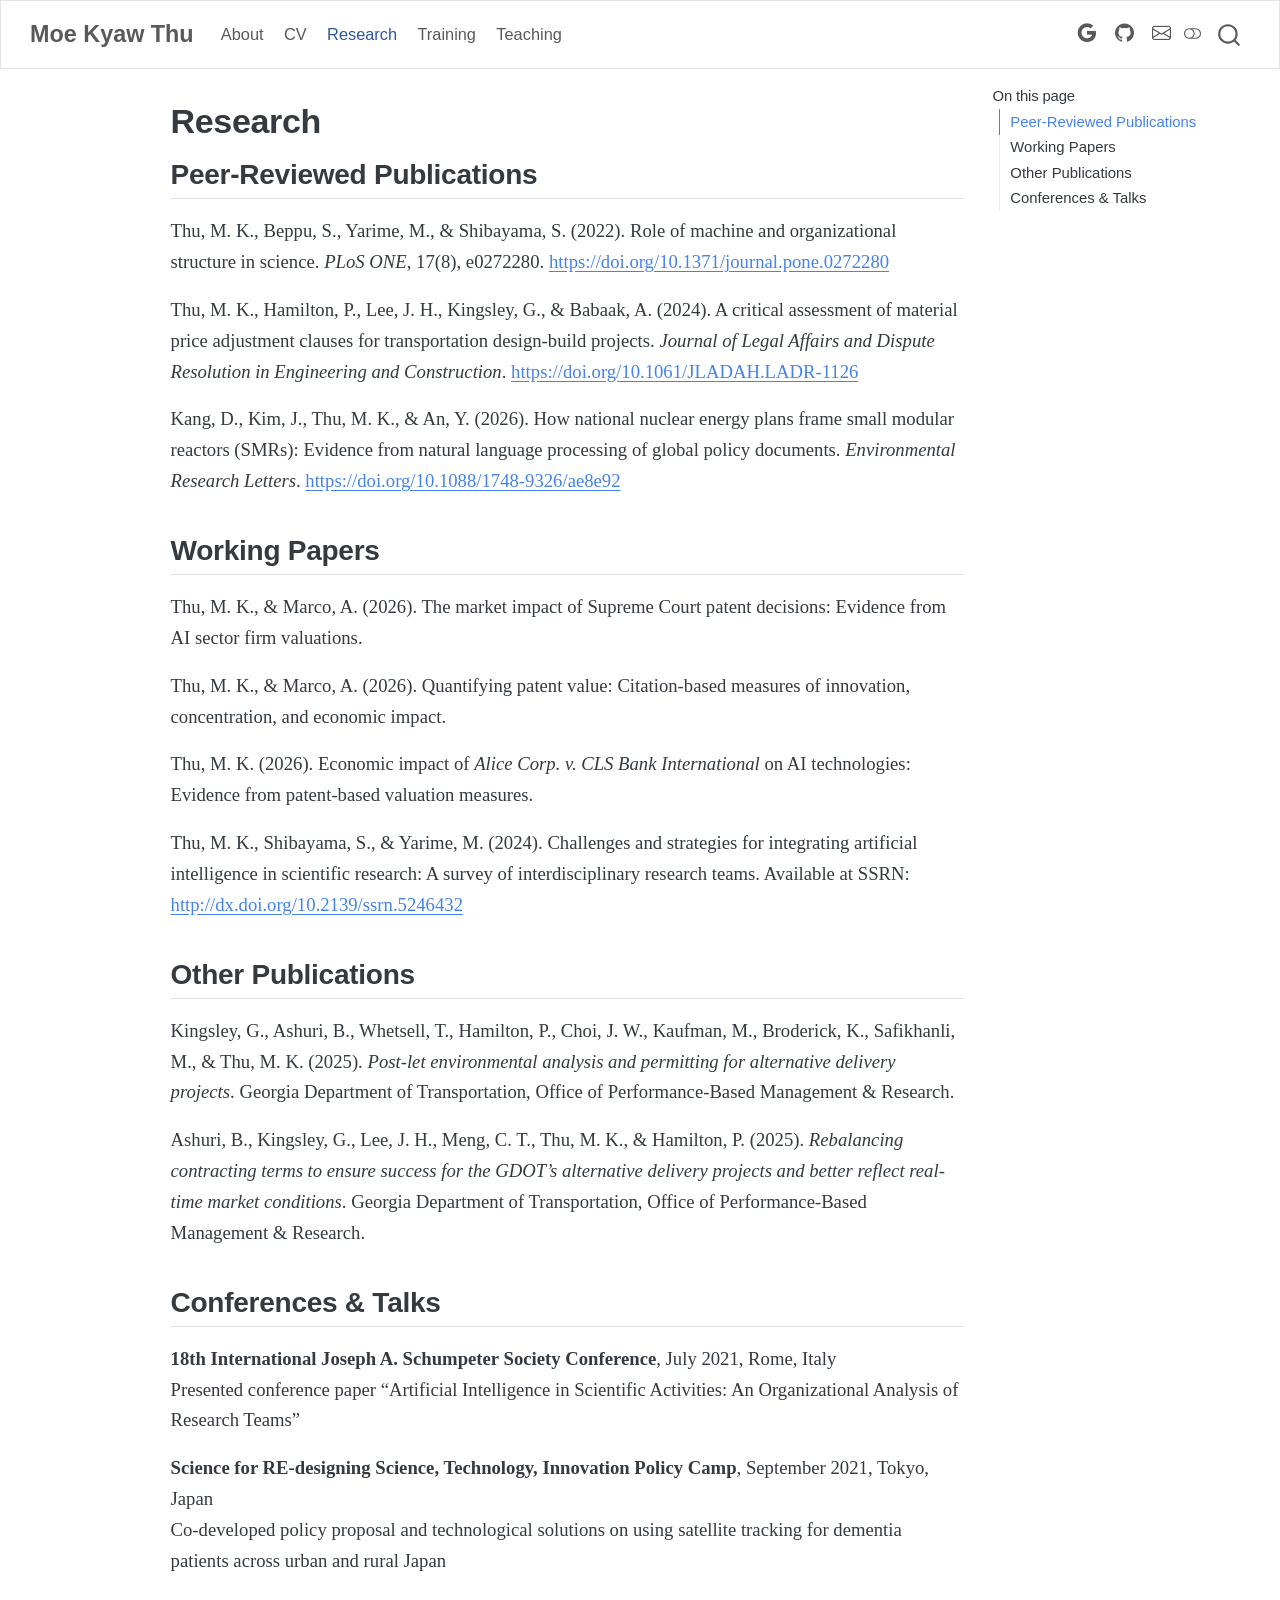
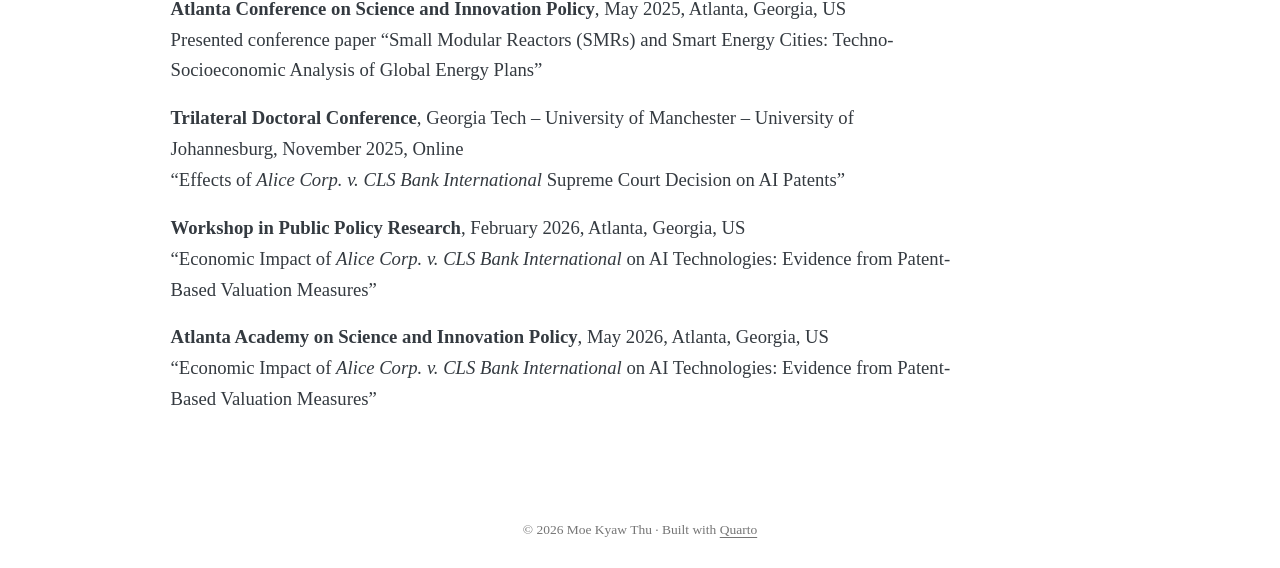
<file: research.html>
<!DOCTYPE html>
<html xmlns="http://www.w3.org/1999/xhtml" lang="en" xml:lang="en"><head>

<meta charset="utf-8">
<meta name="generator" content="quarto-1.7.33">

<meta name="viewport" content="width=device-width, initial-scale=1.0, user-scalable=yes">


<title>Research – Moe Kyaw Thu</title>
<style>
code{white-space: pre-wrap;}
span.smallcaps{font-variant: small-caps;}
div.columns{display: flex; gap: min(4vw, 1.5em);}
div.column{flex: auto; overflow-x: auto;}
div.hanging-indent{margin-left: 1.5em; text-indent: -1.5em;}
ul.task-list{list-style: none;}
ul.task-list li input[type="checkbox"] {
  width: 0.8em;
  margin: 0 0.8em 0.2em -1em; /* quarto-specific, see https://github.com/quarto-dev/quarto-cli/issues/4556 */ 
  vertical-align: middle;
}
</style>


<script src="site_libs/quarto-nav/quarto-nav.js"></script>
<script src="site_libs/quarto-nav/headroom.min.js"></script>
<script src="site_libs/clipboard/clipboard.min.js"></script>
<script src="site_libs/quarto-search/autocomplete.umd.js"></script>
<script src="site_libs/quarto-search/fuse.min.js"></script>
<script src="site_libs/quarto-search/quarto-search.js"></script>
<meta name="quarto:offset" content="./">
<script src="site_libs/quarto-html/quarto.js" type="module"></script>
<script src="site_libs/quarto-html/tabsets/tabsets.js" type="module"></script>
<script src="site_libs/quarto-html/popper.min.js"></script>
<script src="site_libs/quarto-html/tippy.umd.min.js"></script>
<script src="site_libs/quarto-html/anchor.min.js"></script>
<link href="site_libs/quarto-html/tippy.css" rel="stylesheet">
<link href="site_libs/quarto-html/quarto-syntax-highlighting-ea385d0e468b0dd5ea5bf0780b1290d9.css" rel="stylesheet" class="quarto-color-scheme" id="quarto-text-highlighting-styles">
<link href="site_libs/quarto-html/quarto-syntax-highlighting-dark-bc185b5c5bdbcb35c2eb49d8a876ef70.css" rel="stylesheet" class="quarto-color-scheme quarto-color-alternate" id="quarto-text-highlighting-styles">
<link href="site_libs/quarto-html/quarto-syntax-highlighting-ea385d0e468b0dd5ea5bf0780b1290d9.css" rel="stylesheet" class="quarto-color-scheme-extra" id="quarto-text-highlighting-styles">
<script src="site_libs/bootstrap/bootstrap.min.js"></script>
<link href="site_libs/bootstrap/bootstrap-icons.css" rel="stylesheet">
<link href="site_libs/bootstrap/bootstrap-969d7f5e9d2c2a6816d7cbdde880981e.min.css" rel="stylesheet" append-hash="true" class="quarto-color-scheme" id="quarto-bootstrap" data-mode="light">
<link href="site_libs/bootstrap/bootstrap-dark-ff1ea8c983a1e432fe5b9d5c50f6937c.min.css" rel="stylesheet" append-hash="true" class="quarto-color-scheme quarto-color-alternate" id="quarto-bootstrap" data-mode="dark">
<link href="site_libs/bootstrap/bootstrap-969d7f5e9d2c2a6816d7cbdde880981e.min.css" rel="stylesheet" append-hash="true" class="quarto-color-scheme-extra" id="quarto-bootstrap" data-mode="light">
<script id="quarto-search-options" type="application/json">{
  "location": "navbar",
  "copy-button": false,
  "collapse-after": 3,
  "panel-placement": "end",
  "type": "overlay",
  "limit": 50,
  "keyboard-shortcut": [
    "f",
    "/",
    "s"
  ],
  "show-item-context": false,
  "language": {
    "search-no-results-text": "No results",
    "search-matching-documents-text": "matching documents",
    "search-copy-link-title": "Copy link to search",
    "search-hide-matches-text": "Hide additional matches",
    "search-more-match-text": "more match in this document",
    "search-more-matches-text": "more matches in this document",
    "search-clear-button-title": "Clear",
    "search-text-placeholder": "",
    "search-detached-cancel-button-title": "Cancel",
    "search-submit-button-title": "Submit",
    "search-label": "Search"
  }
}</script>
<style>html{ scroll-behavior: smooth; }</style>


</head>

<body class="nav-fixed quarto-light"><script id="quarto-html-before-body" type="application/javascript">
    const toggleBodyColorMode = (bsSheetEl) => {
      const mode = bsSheetEl.getAttribute("data-mode");
      const bodyEl = window.document.querySelector("body");
      if (mode === "dark") {
        bodyEl.classList.add("quarto-dark");
        bodyEl.classList.remove("quarto-light");
      } else {
        bodyEl.classList.add("quarto-light");
        bodyEl.classList.remove("quarto-dark");
      }
    }
    const toggleBodyColorPrimary = () => {
      const bsSheetEl = window.document.querySelector("link#quarto-bootstrap:not([rel=disabled-stylesheet])");
      if (bsSheetEl) {
        toggleBodyColorMode(bsSheetEl);
      }
    }
    const setColorSchemeToggle = (alternate) => {
      const toggles = window.document.querySelectorAll('.quarto-color-scheme-toggle');
      for (let i=0; i < toggles.length; i++) {
        const toggle = toggles[i];
        if (toggle) {
          if (alternate) {
            toggle.classList.add("alternate");
          } else {
            toggle.classList.remove("alternate");
          }
        }
      }
    };
    const toggleColorMode = (alternate) => {
      // Switch the stylesheets
      const primaryStylesheets = window.document.querySelectorAll('link.quarto-color-scheme:not(.quarto-color-alternate)');
      const alternateStylesheets = window.document.querySelectorAll('link.quarto-color-scheme.quarto-color-alternate');
      manageTransitions('#quarto-margin-sidebar .nav-link', false);
      if (alternate) {
        // note: dark is layered on light, we don't disable primary!
        enableStylesheet(alternateStylesheets);
        for (const sheetNode of alternateStylesheets) {
          if (sheetNode.id === "quarto-bootstrap") {
            toggleBodyColorMode(sheetNode);
          }
        }
      } else {
        disableStylesheet(alternateStylesheets);
        enableStylesheet(primaryStylesheets)
        toggleBodyColorPrimary();
      }
      manageTransitions('#quarto-margin-sidebar .nav-link', true);
      // Switch the toggles
      setColorSchemeToggle(alternate)
      // Hack to workaround the fact that safari doesn't
      // properly recolor the scrollbar when toggling (#1455)
      if (navigator.userAgent.indexOf('Safari') > 0 && navigator.userAgent.indexOf('Chrome') == -1) {
        manageTransitions("body", false);
        window.scrollTo(0, 1);
        setTimeout(() => {
          window.scrollTo(0, 0);
          manageTransitions("body", true);
        }, 40);
      }
    }
    const disableStylesheet = (stylesheets) => {
      for (let i=0; i < stylesheets.length; i++) {
        const stylesheet = stylesheets[i];
        stylesheet.rel = 'disabled-stylesheet';
      }
    }
    const enableStylesheet = (stylesheets) => {
      for (let i=0; i < stylesheets.length; i++) {
        const stylesheet = stylesheets[i];
        if(stylesheet.rel !== 'stylesheet') { // for Chrome, which will still FOUC without this check
          stylesheet.rel = 'stylesheet';
        }
      }
    }
    const manageTransitions = (selector, allowTransitions) => {
      const els = window.document.querySelectorAll(selector);
      for (let i=0; i < els.length; i++) {
        const el = els[i];
        if (allowTransitions) {
          el.classList.remove('notransition');
        } else {
          el.classList.add('notransition');
        }
      }
    }
    const isFileUrl = () => {
      return window.location.protocol === 'file:';
    }
    const hasAlternateSentinel = () => {
      let styleSentinel = getColorSchemeSentinel();
      if (styleSentinel !== null) {
        return styleSentinel === "alternate";
      } else {
        return false;
      }
    }
    const setStyleSentinel = (alternate) => {
      const value = alternate ? "alternate" : "default";
      if (!isFileUrl()) {
        window.localStorage.setItem("quarto-color-scheme", value);
      } else {
        localAlternateSentinel = value;
      }
    }
    const getColorSchemeSentinel = () => {
      if (!isFileUrl()) {
        const storageValue = window.localStorage.getItem("quarto-color-scheme");
        return storageValue != null ? storageValue : localAlternateSentinel;
      } else {
        return localAlternateSentinel;
      }
    }
    const toggleGiscusIfUsed = (isAlternate, darkModeDefault) => {
      const baseTheme = document.querySelector('#giscus-base-theme')?.value ?? 'light';
      const alternateTheme = document.querySelector('#giscus-alt-theme')?.value ?? 'dark';
      let newTheme = '';
      if(authorPrefersDark) {
        newTheme = isAlternate ? baseTheme : alternateTheme;
      } else {
        newTheme = isAlternate ? alternateTheme : baseTheme;
      }
      const changeGiscusTheme = () => {
        // From: https://github.com/giscus/giscus/issues/336
        const sendMessage = (message) => {
          const iframe = document.querySelector('iframe.giscus-frame');
          if (!iframe) return;
          iframe.contentWindow.postMessage({ giscus: message }, 'https://giscus.app');
        }
        sendMessage({
          setConfig: {
            theme: newTheme
          }
        });
      }
      const isGiscussLoaded = window.document.querySelector('iframe.giscus-frame') !== null;
      if (isGiscussLoaded) {
        changeGiscusTheme();
      }
    };
    const authorPrefersDark = false;
    const darkModeDefault = authorPrefersDark;
      document.querySelector('link#quarto-text-highlighting-styles.quarto-color-scheme-extra').rel = 'disabled-stylesheet';
      document.querySelector('link#quarto-bootstrap.quarto-color-scheme-extra').rel = 'disabled-stylesheet';
    let localAlternateSentinel = darkModeDefault ? 'alternate' : 'default';
    // Dark / light mode switch
    window.quartoToggleColorScheme = () => {
      // Read the current dark / light value
      let toAlternate = !hasAlternateSentinel();
      toggleColorMode(toAlternate);
      setStyleSentinel(toAlternate);
      toggleGiscusIfUsed(toAlternate, darkModeDefault);
      window.dispatchEvent(new Event('resize'));
    };
    // Switch to dark mode if need be
    if (hasAlternateSentinel()) {
      toggleColorMode(true);
    } else {
      toggleColorMode(false);
    }
  </script>

<div id="quarto-search-results"></div>
  <header id="quarto-header" class="headroom fixed-top">
    <nav class="navbar navbar-expand-lg " data-bs-theme="dark">
      <div class="navbar-container container-fluid">
      <div class="navbar-brand-container mx-auto">
    <a class="navbar-brand" href="./index.html">
    <span class="navbar-title">Moe Kyaw Thu</span>
    </a>
  </div>
            <div id="quarto-search" class="" title="Search"></div>
          <button class="navbar-toggler" type="button" data-bs-toggle="collapse" data-bs-target="#navbarCollapse" aria-controls="navbarCollapse" role="menu" aria-expanded="false" aria-label="Toggle navigation" onclick="if (window.quartoToggleHeadroom) { window.quartoToggleHeadroom(); }">
  <span class="navbar-toggler-icon"></span>
</button>
          <div class="collapse navbar-collapse" id="navbarCollapse">
            <ul class="navbar-nav navbar-nav-scroll me-auto">
  <li class="nav-item">
    <a class="nav-link" href="./index.html"> 
<span class="menu-text">About</span></a>
  </li>  
  <li class="nav-item">
    <a class="nav-link" href="./cv.html"> 
<span class="menu-text">CV</span></a>
  </li>  
  <li class="nav-item">
    <a class="nav-link active" href="./research.html" aria-current="page"> 
<span class="menu-text">Research</span></a>
  </li>  
  <li class="nav-item">
    <a class="nav-link" href="./training.html"> 
<span class="menu-text">Training</span></a>
  </li>  
  <li class="nav-item">
    <a class="nav-link" href="./teaching.html"> 
<span class="menu-text">Teaching</span></a>
  </li>  
</ul>
            <ul class="navbar-nav navbar-nav-scroll ms-auto">
  <li class="nav-item compact">
    <a class="nav-link" href="https://scholar.google.com/citations?user=aF55vHIAAAAJ&amp;hl=en"> <i class="bi bi-google" role="img" aria-label="Google Scholar">
</i> 
<span class="menu-text"></span></a>
  </li>  
  <li class="nav-item compact">
    <a class="nav-link" href="https://github.com/moethu6"> <i class="bi bi-github" role="img" aria-label="GitHub">
</i> 
<span class="menu-text"></span></a>
  </li>  
  <li class="nav-item compact">
    <a class="nav-link" href="mailto:mthu6@gatech.edu"> <i class="bi bi-envelope" role="img" aria-label="Email">
</i> 
<span class="menu-text"></span></a>
  </li>  
</ul>
          </div> <!-- /navcollapse -->
            <div class="quarto-navbar-tools">
  <a href="" class="quarto-color-scheme-toggle quarto-navigation-tool  px-1" onclick="window.quartoToggleColorScheme(); return false;" title="Toggle dark mode"><i class="bi"></i></a>
</div>
      </div> <!-- /container-fluid -->
    </nav>
</header>
<!-- content -->
<div id="quarto-content" class="quarto-container page-columns page-rows-contents page-layout-article page-navbar">
<!-- sidebar -->
<!-- margin-sidebar -->
    <div id="quarto-margin-sidebar" class="sidebar margin-sidebar">
        <nav id="TOC" role="doc-toc" class="toc-active">
    <h2 id="toc-title">On this page</h2>
   
  <ul class="collapse">
  <li><a href="#peer-reviewed-publications" id="toc-peer-reviewed-publications" class="nav-link active" data-scroll-target="#peer-reviewed-publications">Peer-Reviewed Publications</a></li>
  <li><a href="#working-papers" id="toc-working-papers" class="nav-link" data-scroll-target="#working-papers">Working Papers</a></li>
  <li><a href="#other-publications" id="toc-other-publications" class="nav-link" data-scroll-target="#other-publications">Other Publications</a></li>
  <li><a href="#conferences-talks" id="toc-conferences-talks" class="nav-link" data-scroll-target="#conferences-talks">Conferences &amp; Talks</a></li>
  </ul>
</nav>
    </div>
<!-- main -->
<main class="content" id="quarto-document-content">


<header id="title-block-header" class="quarto-title-block default">
<div class="quarto-title">
<h1 class="title">Research</h1>
</div>



<div class="quarto-title-meta">

    
  
    
  </div>
  


</header>


<section id="peer-reviewed-publications" class="level2">
<h2 class="anchored" data-anchor-id="peer-reviewed-publications">Peer-Reviewed Publications</h2>
<p>Thu, M. K., Beppu, S., Yarime, M., &amp; Shibayama, S. (2022). Role of machine and organizational structure in science. <em>PLoS ONE</em>, 17(8), e0272280. <a href="https://doi.org/10.1371/journal.pone.0272280" class="uri">https://doi.org/10.1371/journal.pone.0272280</a></p>
<p>Thu, M. K., Hamilton, P., Lee, J. H., Kingsley, G., &amp; Babaak, A. (2024). A critical assessment of material price adjustment clauses for transportation design-build projects. <em>Journal of Legal Affairs and Dispute Resolution in Engineering and Construction</em>. <a href="https://doi.org/10.1061/JLADAH.LADR-1126" class="uri">https://doi.org/10.1061/JLADAH.LADR-1126</a></p>
<p>Kang, D., Kim, J., Thu, M. K., &amp; An, Y. (2026). How national nuclear energy plans frame small modular reactors (SMRs): Evidence from natural language processing of global policy documents. <em>Environmental Research Letters</em>. <a href="https://doi.org/10.1088/1748-9326/ae8e92" class="uri">https://doi.org/10.1088/1748-9326/ae8e92</a></p>
</section>
<section id="working-papers" class="level2">
<h2 class="anchored" data-anchor-id="working-papers">Working Papers</h2>
<p>Thu, M. K., &amp; Marco, A. (2026). The market impact of Supreme Court patent decisions: Evidence from AI sector firm valuations.</p>
<p>Thu, M. K., &amp; Marco, A. (2026). Quantifying patent value: Citation-based measures of innovation, concentration, and economic impact.</p>
<p>Thu, M. K. (2026). Economic impact of <em>Alice Corp.&nbsp;v. CLS Bank International</em> on AI technologies: Evidence from patent-based valuation measures.</p>
<p>Thu, M. K., Shibayama, S., &amp; Yarime, M. (2024). Challenges and strategies for integrating artificial intelligence in scientific research: A survey of interdisciplinary research teams. Available at SSRN: <a href="http://dx.doi.org/10.2139/ssrn.5246432" class="uri">http://dx.doi.org/10.2139/ssrn.5246432</a></p>
</section>
<section id="other-publications" class="level2">
<h2 class="anchored" data-anchor-id="other-publications">Other Publications</h2>
<p>Kingsley, G., Ashuri, B., Whetsell, T., Hamilton, P., Choi, J. W., Kaufman, M., Broderick, K., Safikhanli, M., &amp; Thu, M. K. (2025). <em>Post-let environmental analysis and permitting for alternative delivery projects</em>. Georgia Department of Transportation, Office of Performance-Based Management &amp; Research.</p>
<p>Ashuri, B., Kingsley, G., Lee, J. H., Meng, C. T., Thu, M. K., &amp; Hamilton, P. (2025). <em>Rebalancing contracting terms to ensure success for the GDOT’s alternative delivery projects and better reflect real-time market conditions</em>. Georgia Department of Transportation, Office of Performance-Based Management &amp; Research.</p>
</section>
<section id="conferences-talks" class="level2">
<h2 class="anchored" data-anchor-id="conferences-talks">Conferences &amp; Talks</h2>
<p><strong>18th International Joseph A. Schumpeter Society Conference</strong>, July 2021, Rome, Italy<br> Presented conference paper “Artificial Intelligence in Scientific Activities: An Organizational Analysis of Research Teams”</p>
<p><strong>Science for RE-designing Science, Technology, Innovation Policy Camp</strong>, September 2021, Tokyo, Japan<br> Co-developed policy proposal and technological solutions on using satellite tracking for dementia patients across urban and rural Japan</p>
<p><strong>Atlanta Conference on Science and Innovation Policy</strong>, May 2025, Atlanta, Georgia, US<br> Presented conference paper “Small Modular Reactors (SMRs) and Smart Energy Cities: Techno-Socioeconomic Analysis of Global Energy Plans”</p>
<p><strong>Trilateral Doctoral Conference</strong>, Georgia Tech – University of Manchester – University of Johannesburg, November 2025, Online<br> “Effects of <em>Alice Corp.&nbsp;v. CLS Bank International</em> Supreme Court Decision on AI Patents”</p>
<p><strong>Workshop in Public Policy Research</strong>, February 2026, Atlanta, Georgia, US<br> “Economic Impact of <em>Alice Corp.&nbsp;v. CLS Bank International</em> on AI Technologies: Evidence from Patent-Based Valuation Measures”</p>
<p><strong>Atlanta Academy on Science and Innovation Policy</strong>, May 2026, Atlanta, Georgia, US<br> “Economic Impact of <em>Alice Corp.&nbsp;v. CLS Bank International</em> on AI Technologies: Evidence from Patent-Based Valuation Measures”</p>


</section>

</main> <!-- /main -->
<script id="quarto-html-after-body" type="application/javascript">
  window.document.addEventListener("DOMContentLoaded", function (event) {
    // Ensure there is a toggle, if there isn't float one in the top right
    if (window.document.querySelector('.quarto-color-scheme-toggle') === null) {
      const a = window.document.createElement('a');
      a.classList.add('top-right');
      a.classList.add('quarto-color-scheme-toggle');
      a.href = "";
      a.onclick = function() { try { window.quartoToggleColorScheme(); } catch {} return false; };
      const i = window.document.createElement("i");
      i.classList.add('bi');
      a.appendChild(i);
      window.document.body.appendChild(a);
    }
    setColorSchemeToggle(hasAlternateSentinel())
    const icon = "";
    const anchorJS = new window.AnchorJS();
    anchorJS.options = {
      placement: 'right',
      icon: icon
    };
    anchorJS.add('.anchored');
    const isCodeAnnotation = (el) => {
      for (const clz of el.classList) {
        if (clz.startsWith('code-annotation-')) {                     
          return true;
        }
      }
      return false;
    }
    const onCopySuccess = function(e) {
      // button target
      const button = e.trigger;
      // don't keep focus
      button.blur();
      // flash "checked"
      button.classList.add('code-copy-button-checked');
      var currentTitle = button.getAttribute("title");
      button.setAttribute("title", "Copied!");
      let tooltip;
      if (window.bootstrap) {
        button.setAttribute("data-bs-toggle", "tooltip");
        button.setAttribute("data-bs-placement", "left");
        button.setAttribute("data-bs-title", "Copied!");
        tooltip = new bootstrap.Tooltip(button, 
          { trigger: "manual", 
            customClass: "code-copy-button-tooltip",
            offset: [0, -8]});
        tooltip.show();    
      }
      setTimeout(function() {
        if (tooltip) {
          tooltip.hide();
          button.removeAttribute("data-bs-title");
          button.removeAttribute("data-bs-toggle");
          button.removeAttribute("data-bs-placement");
        }
        button.setAttribute("title", currentTitle);
        button.classList.remove('code-copy-button-checked');
      }, 1000);
      // clear code selection
      e.clearSelection();
    }
    const getTextToCopy = function(trigger) {
        const codeEl = trigger.previousElementSibling.cloneNode(true);
        for (const childEl of codeEl.children) {
          if (isCodeAnnotation(childEl)) {
            childEl.remove();
          }
        }
        return codeEl.innerText;
    }
    const clipboard = new window.ClipboardJS('.code-copy-button:not([data-in-quarto-modal])', {
      text: getTextToCopy
    });
    clipboard.on('success', onCopySuccess);
    if (window.document.getElementById('quarto-embedded-source-code-modal')) {
      const clipboardModal = new window.ClipboardJS('.code-copy-button[data-in-quarto-modal]', {
        text: getTextToCopy,
        container: window.document.getElementById('quarto-embedded-source-code-modal')
      });
      clipboardModal.on('success', onCopySuccess);
    }
      var localhostRegex = new RegExp(/^(?:http|https):\/\/localhost\:?[0-9]*\//);
      var mailtoRegex = new RegExp(/^mailto:/);
        var filterRegex = new RegExp("https:\/\/moethu6\.github\.io");
      var isInternal = (href) => {
          return filterRegex.test(href) || localhostRegex.test(href) || mailtoRegex.test(href);
      }
      // Inspect non-navigation links and adorn them if external
     var links = window.document.querySelectorAll('a[href]:not(.nav-link):not(.navbar-brand):not(.toc-action):not(.sidebar-link):not(.sidebar-item-toggle):not(.pagination-link):not(.no-external):not([aria-hidden]):not(.dropdown-item):not(.quarto-navigation-tool):not(.about-link)');
      for (var i=0; i<links.length; i++) {
        const link = links[i];
        if (!isInternal(link.href)) {
          // undo the damage that might have been done by quarto-nav.js in the case of
          // links that we want to consider external
          if (link.dataset.originalHref !== undefined) {
            link.href = link.dataset.originalHref;
          }
            // target, if specified
            link.setAttribute("target", "_blank");
            if (link.getAttribute("rel") === null) {
              link.setAttribute("rel", "noopener");
            }
        }
      }
    function tippyHover(el, contentFn, onTriggerFn, onUntriggerFn) {
      const config = {
        allowHTML: true,
        maxWidth: 500,
        delay: 100,
        arrow: false,
        appendTo: function(el) {
            return el.parentElement;
        },
        interactive: true,
        interactiveBorder: 10,
        theme: 'quarto',
        placement: 'bottom-start',
      };
      if (contentFn) {
        config.content = contentFn;
      }
      if (onTriggerFn) {
        config.onTrigger = onTriggerFn;
      }
      if (onUntriggerFn) {
        config.onUntrigger = onUntriggerFn;
      }
      window.tippy(el, config); 
    }
    const noterefs = window.document.querySelectorAll('a[role="doc-noteref"]');
    for (var i=0; i<noterefs.length; i++) {
      const ref = noterefs[i];
      tippyHover(ref, function() {
        // use id or data attribute instead here
        let href = ref.getAttribute('data-footnote-href') || ref.getAttribute('href');
        try { href = new URL(href).hash; } catch {}
        const id = href.replace(/^#\/?/, "");
        const note = window.document.getElementById(id);
        if (note) {
          return note.innerHTML;
        } else {
          return "";
        }
      });
    }
    const xrefs = window.document.querySelectorAll('a.quarto-xref');
    const processXRef = (id, note) => {
      // Strip column container classes
      const stripColumnClz = (el) => {
        el.classList.remove("page-full", "page-columns");
        if (el.children) {
          for (const child of el.children) {
            stripColumnClz(child);
          }
        }
      }
      stripColumnClz(note)
      if (id === null || id.startsWith('sec-')) {
        // Special case sections, only their first couple elements
        const container = document.createElement("div");
        if (note.children && note.children.length > 2) {
          container.appendChild(note.children[0].cloneNode(true));
          for (let i = 1; i < note.children.length; i++) {
            const child = note.children[i];
            if (child.tagName === "P" && child.innerText === "") {
              continue;
            } else {
              container.appendChild(child.cloneNode(true));
              break;
            }
          }
          if (window.Quarto?.typesetMath) {
            window.Quarto.typesetMath(container);
          }
          return container.innerHTML
        } else {
          if (window.Quarto?.typesetMath) {
            window.Quarto.typesetMath(note);
          }
          return note.innerHTML;
        }
      } else {
        // Remove any anchor links if they are present
        const anchorLink = note.querySelector('a.anchorjs-link');
        if (anchorLink) {
          anchorLink.remove();
        }
        if (window.Quarto?.typesetMath) {
          window.Quarto.typesetMath(note);
        }
        if (note.classList.contains("callout")) {
          return note.outerHTML;
        } else {
          return note.innerHTML;
        }
      }
    }
    for (var i=0; i<xrefs.length; i++) {
      const xref = xrefs[i];
      tippyHover(xref, undefined, function(instance) {
        instance.disable();
        let url = xref.getAttribute('href');
        let hash = undefined; 
        if (url.startsWith('#')) {
          hash = url;
        } else {
          try { hash = new URL(url).hash; } catch {}
        }
        if (hash) {
          const id = hash.replace(/^#\/?/, "");
          const note = window.document.getElementById(id);
          if (note !== null) {
            try {
              const html = processXRef(id, note.cloneNode(true));
              instance.setContent(html);
            } finally {
              instance.enable();
              instance.show();
            }
          } else {
            // See if we can fetch this
            fetch(url.split('#')[0])
            .then(res => res.text())
            .then(html => {
              const parser = new DOMParser();
              const htmlDoc = parser.parseFromString(html, "text/html");
              const note = htmlDoc.getElementById(id);
              if (note !== null) {
                const html = processXRef(id, note);
                instance.setContent(html);
              } 
            }).finally(() => {
              instance.enable();
              instance.show();
            });
          }
        } else {
          // See if we can fetch a full url (with no hash to target)
          // This is a special case and we should probably do some content thinning / targeting
          fetch(url)
          .then(res => res.text())
          .then(html => {
            const parser = new DOMParser();
            const htmlDoc = parser.parseFromString(html, "text/html");
            const note = htmlDoc.querySelector('main.content');
            if (note !== null) {
              // This should only happen for chapter cross references
              // (since there is no id in the URL)
              // remove the first header
              if (note.children.length > 0 && note.children[0].tagName === "HEADER") {
                note.children[0].remove();
              }
              const html = processXRef(null, note);
              instance.setContent(html);
            } 
          }).finally(() => {
            instance.enable();
            instance.show();
          });
        }
      }, function(instance) {
      });
    }
        let selectedAnnoteEl;
        const selectorForAnnotation = ( cell, annotation) => {
          let cellAttr = 'data-code-cell="' + cell + '"';
          let lineAttr = 'data-code-annotation="' +  annotation + '"';
          const selector = 'span[' + cellAttr + '][' + lineAttr + ']';
          return selector;
        }
        const selectCodeLines = (annoteEl) => {
          const doc = window.document;
          const targetCell = annoteEl.getAttribute("data-target-cell");
          const targetAnnotation = annoteEl.getAttribute("data-target-annotation");
          const annoteSpan = window.document.querySelector(selectorForAnnotation(targetCell, targetAnnotation));
          const lines = annoteSpan.getAttribute("data-code-lines").split(",");
          const lineIds = lines.map((line) => {
            return targetCell + "-" + line;
          })
          let top = null;
          let height = null;
          let parent = null;
          if (lineIds.length > 0) {
              //compute the position of the single el (top and bottom and make a div)
              const el = window.document.getElementById(lineIds[0]);
              top = el.offsetTop;
              height = el.offsetHeight;
              parent = el.parentElement.parentElement;
            if (lineIds.length > 1) {
              const lastEl = window.document.getElementById(lineIds[lineIds.length - 1]);
              const bottom = lastEl.offsetTop + lastEl.offsetHeight;
              height = bottom - top;
            }
            if (top !== null && height !== null && parent !== null) {
              // cook up a div (if necessary) and position it 
              let div = window.document.getElementById("code-annotation-line-highlight");
              if (div === null) {
                div = window.document.createElement("div");
                div.setAttribute("id", "code-annotation-line-highlight");
                div.style.position = 'absolute';
                parent.appendChild(div);
              }
              div.style.top = top - 2 + "px";
              div.style.height = height + 4 + "px";
              div.style.left = 0;
              let gutterDiv = window.document.getElementById("code-annotation-line-highlight-gutter");
              if (gutterDiv === null) {
                gutterDiv = window.document.createElement("div");
                gutterDiv.setAttribute("id", "code-annotation-line-highlight-gutter");
                gutterDiv.style.position = 'absolute';
                const codeCell = window.document.getElementById(targetCell);
                const gutter = codeCell.querySelector('.code-annotation-gutter');
                gutter.appendChild(gutterDiv);
              }
              gutterDiv.style.top = top - 2 + "px";
              gutterDiv.style.height = height + 4 + "px";
            }
            selectedAnnoteEl = annoteEl;
          }
        };
        const unselectCodeLines = () => {
          const elementsIds = ["code-annotation-line-highlight", "code-annotation-line-highlight-gutter"];
          elementsIds.forEach((elId) => {
            const div = window.document.getElementById(elId);
            if (div) {
              div.remove();
            }
          });
          selectedAnnoteEl = undefined;
        };
          // Handle positioning of the toggle
      window.addEventListener(
        "resize",
        throttle(() => {
          elRect = undefined;
          if (selectedAnnoteEl) {
            selectCodeLines(selectedAnnoteEl);
          }
        }, 10)
      );
      function throttle(fn, ms) {
      let throttle = false;
      let timer;
        return (...args) => {
          if(!throttle) { // first call gets through
              fn.apply(this, args);
              throttle = true;
          } else { // all the others get throttled
              if(timer) clearTimeout(timer); // cancel #2
              timer = setTimeout(() => {
                fn.apply(this, args);
                timer = throttle = false;
              }, ms);
          }
        };
      }
        // Attach click handler to the DT
        const annoteDls = window.document.querySelectorAll('dt[data-target-cell]');
        for (const annoteDlNode of annoteDls) {
          annoteDlNode.addEventListener('click', (event) => {
            const clickedEl = event.target;
            if (clickedEl !== selectedAnnoteEl) {
              unselectCodeLines();
              const activeEl = window.document.querySelector('dt[data-target-cell].code-annotation-active');
              if (activeEl) {
                activeEl.classList.remove('code-annotation-active');
              }
              selectCodeLines(clickedEl);
              clickedEl.classList.add('code-annotation-active');
            } else {
              // Unselect the line
              unselectCodeLines();
              clickedEl.classList.remove('code-annotation-active');
            }
          });
        }
    const findCites = (el) => {
      const parentEl = el.parentElement;
      if (parentEl) {
        const cites = parentEl.dataset.cites;
        if (cites) {
          return {
            el,
            cites: cites.split(' ')
          };
        } else {
          return findCites(el.parentElement)
        }
      } else {
        return undefined;
      }
    };
    var bibliorefs = window.document.querySelectorAll('a[role="doc-biblioref"]');
    for (var i=0; i<bibliorefs.length; i++) {
      const ref = bibliorefs[i];
      const citeInfo = findCites(ref);
      if (citeInfo) {
        tippyHover(citeInfo.el, function() {
          var popup = window.document.createElement('div');
          citeInfo.cites.forEach(function(cite) {
            var citeDiv = window.document.createElement('div');
            citeDiv.classList.add('hanging-indent');
            citeDiv.classList.add('csl-entry');
            var biblioDiv = window.document.getElementById('ref-' + cite);
            if (biblioDiv) {
              citeDiv.innerHTML = biblioDiv.innerHTML;
            }
            popup.appendChild(citeDiv);
          });
          return popup.innerHTML;
        });
      }
    }
  });
  </script>
</div> <!-- /content -->
<footer class="footer">
  <div class="nav-footer">
    <div class="nav-footer-left">
      &nbsp;
    </div>   
    <div class="nav-footer-center">
<p>© 2026 Moe Kyaw Thu · Built with <a href="https://quarto.org">Quarto</a></p>
</div>
    <div class="nav-footer-right">
      &nbsp;
    </div>
  </div>
</footer>




<script src="site_libs/quarto-html/zenscroll-min.js"></script>
</body></html>
</file>
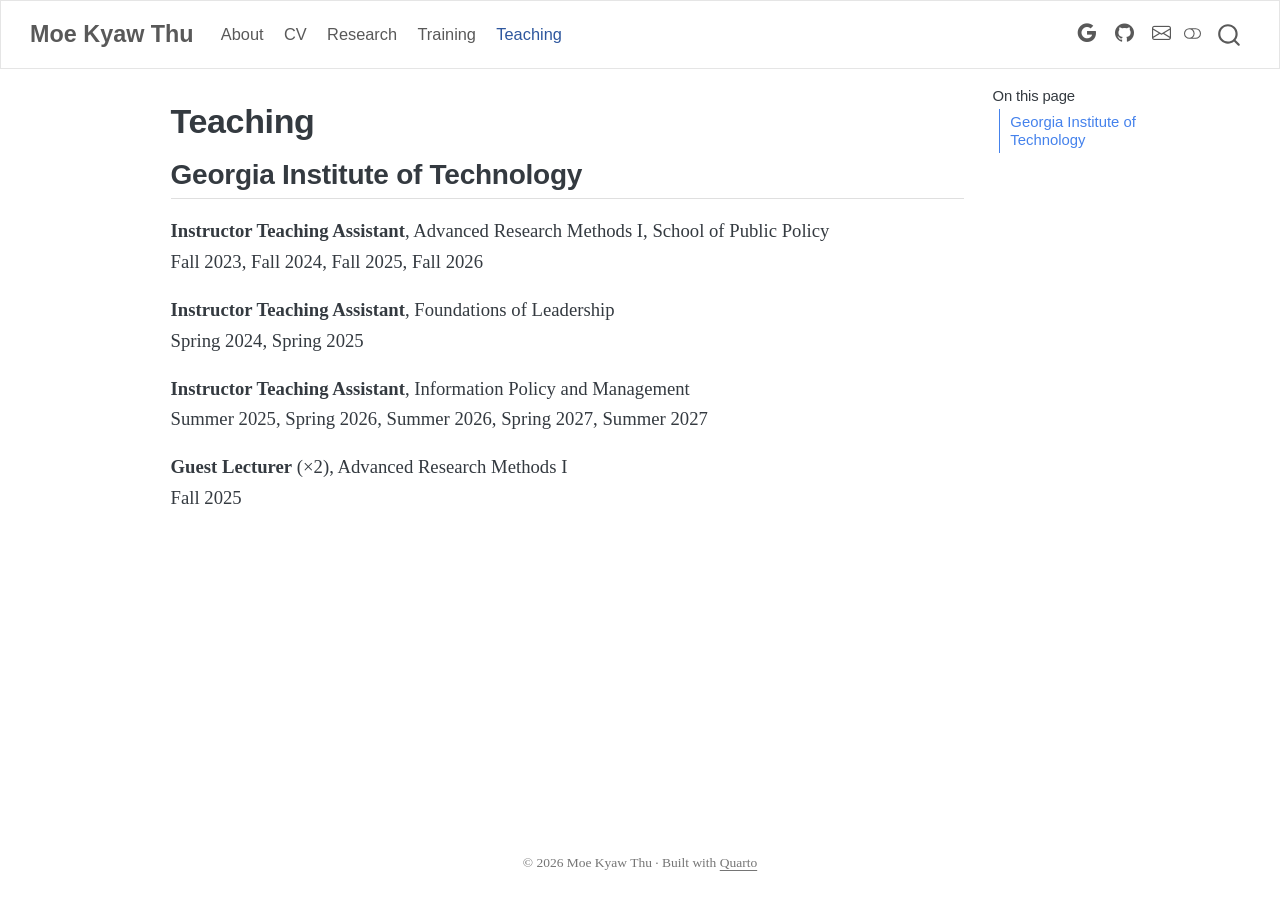
<file: teaching.html>
<!DOCTYPE html>
<html xmlns="http://www.w3.org/1999/xhtml" lang="en" xml:lang="en"><head>

<meta charset="utf-8">
<meta name="generator" content="quarto-1.7.33">

<meta name="viewport" content="width=device-width, initial-scale=1.0, user-scalable=yes">


<title>Teaching – Moe Kyaw Thu</title>
<style>
code{white-space: pre-wrap;}
span.smallcaps{font-variant: small-caps;}
div.columns{display: flex; gap: min(4vw, 1.5em);}
div.column{flex: auto; overflow-x: auto;}
div.hanging-indent{margin-left: 1.5em; text-indent: -1.5em;}
ul.task-list{list-style: none;}
ul.task-list li input[type="checkbox"] {
  width: 0.8em;
  margin: 0 0.8em 0.2em -1em; /* quarto-specific, see https://github.com/quarto-dev/quarto-cli/issues/4556 */ 
  vertical-align: middle;
}
</style>


<script src="site_libs/quarto-nav/quarto-nav.js"></script>
<script src="site_libs/quarto-nav/headroom.min.js"></script>
<script src="site_libs/clipboard/clipboard.min.js"></script>
<script src="site_libs/quarto-search/autocomplete.umd.js"></script>
<script src="site_libs/quarto-search/fuse.min.js"></script>
<script src="site_libs/quarto-search/quarto-search.js"></script>
<meta name="quarto:offset" content="./">
<script src="site_libs/quarto-html/quarto.js" type="module"></script>
<script src="site_libs/quarto-html/tabsets/tabsets.js" type="module"></script>
<script src="site_libs/quarto-html/popper.min.js"></script>
<script src="site_libs/quarto-html/tippy.umd.min.js"></script>
<script src="site_libs/quarto-html/anchor.min.js"></script>
<link href="site_libs/quarto-html/tippy.css" rel="stylesheet">
<link href="site_libs/quarto-html/quarto-syntax-highlighting-ea385d0e468b0dd5ea5bf0780b1290d9.css" rel="stylesheet" class="quarto-color-scheme" id="quarto-text-highlighting-styles">
<link href="site_libs/quarto-html/quarto-syntax-highlighting-dark-bc185b5c5bdbcb35c2eb49d8a876ef70.css" rel="stylesheet" class="quarto-color-scheme quarto-color-alternate" id="quarto-text-highlighting-styles">
<link href="site_libs/quarto-html/quarto-syntax-highlighting-ea385d0e468b0dd5ea5bf0780b1290d9.css" rel="stylesheet" class="quarto-color-scheme-extra" id="quarto-text-highlighting-styles">
<script src="site_libs/bootstrap/bootstrap.min.js"></script>
<link href="site_libs/bootstrap/bootstrap-icons.css" rel="stylesheet">
<link href="site_libs/bootstrap/bootstrap-969d7f5e9d2c2a6816d7cbdde880981e.min.css" rel="stylesheet" append-hash="true" class="quarto-color-scheme" id="quarto-bootstrap" data-mode="light">
<link href="site_libs/bootstrap/bootstrap-dark-ff1ea8c983a1e432fe5b9d5c50f6937c.min.css" rel="stylesheet" append-hash="true" class="quarto-color-scheme quarto-color-alternate" id="quarto-bootstrap" data-mode="dark">
<link href="site_libs/bootstrap/bootstrap-969d7f5e9d2c2a6816d7cbdde880981e.min.css" rel="stylesheet" append-hash="true" class="quarto-color-scheme-extra" id="quarto-bootstrap" data-mode="light">
<script id="quarto-search-options" type="application/json">{
  "location": "navbar",
  "copy-button": false,
  "collapse-after": 3,
  "panel-placement": "end",
  "type": "overlay",
  "limit": 50,
  "keyboard-shortcut": [
    "f",
    "/",
    "s"
  ],
  "show-item-context": false,
  "language": {
    "search-no-results-text": "No results",
    "search-matching-documents-text": "matching documents",
    "search-copy-link-title": "Copy link to search",
    "search-hide-matches-text": "Hide additional matches",
    "search-more-match-text": "more match in this document",
    "search-more-matches-text": "more matches in this document",
    "search-clear-button-title": "Clear",
    "search-text-placeholder": "",
    "search-detached-cancel-button-title": "Cancel",
    "search-submit-button-title": "Submit",
    "search-label": "Search"
  }
}</script>
<style>html{ scroll-behavior: smooth; }</style>


</head>

<body class="nav-fixed quarto-light"><script id="quarto-html-before-body" type="application/javascript">
    const toggleBodyColorMode = (bsSheetEl) => {
      const mode = bsSheetEl.getAttribute("data-mode");
      const bodyEl = window.document.querySelector("body");
      if (mode === "dark") {
        bodyEl.classList.add("quarto-dark");
        bodyEl.classList.remove("quarto-light");
      } else {
        bodyEl.classList.add("quarto-light");
        bodyEl.classList.remove("quarto-dark");
      }
    }
    const toggleBodyColorPrimary = () => {
      const bsSheetEl = window.document.querySelector("link#quarto-bootstrap:not([rel=disabled-stylesheet])");
      if (bsSheetEl) {
        toggleBodyColorMode(bsSheetEl);
      }
    }
    const setColorSchemeToggle = (alternate) => {
      const toggles = window.document.querySelectorAll('.quarto-color-scheme-toggle');
      for (let i=0; i < toggles.length; i++) {
        const toggle = toggles[i];
        if (toggle) {
          if (alternate) {
            toggle.classList.add("alternate");
          } else {
            toggle.classList.remove("alternate");
          }
        }
      }
    };
    const toggleColorMode = (alternate) => {
      // Switch the stylesheets
      const primaryStylesheets = window.document.querySelectorAll('link.quarto-color-scheme:not(.quarto-color-alternate)');
      const alternateStylesheets = window.document.querySelectorAll('link.quarto-color-scheme.quarto-color-alternate');
      manageTransitions('#quarto-margin-sidebar .nav-link', false);
      if (alternate) {
        // note: dark is layered on light, we don't disable primary!
        enableStylesheet(alternateStylesheets);
        for (const sheetNode of alternateStylesheets) {
          if (sheetNode.id === "quarto-bootstrap") {
            toggleBodyColorMode(sheetNode);
          }
        }
      } else {
        disableStylesheet(alternateStylesheets);
        enableStylesheet(primaryStylesheets)
        toggleBodyColorPrimary();
      }
      manageTransitions('#quarto-margin-sidebar .nav-link', true);
      // Switch the toggles
      setColorSchemeToggle(alternate)
      // Hack to workaround the fact that safari doesn't
      // properly recolor the scrollbar when toggling (#1455)
      if (navigator.userAgent.indexOf('Safari') > 0 && navigator.userAgent.indexOf('Chrome') == -1) {
        manageTransitions("body", false);
        window.scrollTo(0, 1);
        setTimeout(() => {
          window.scrollTo(0, 0);
          manageTransitions("body", true);
        }, 40);
      }
    }
    const disableStylesheet = (stylesheets) => {
      for (let i=0; i < stylesheets.length; i++) {
        const stylesheet = stylesheets[i];
        stylesheet.rel = 'disabled-stylesheet';
      }
    }
    const enableStylesheet = (stylesheets) => {
      for (let i=0; i < stylesheets.length; i++) {
        const stylesheet = stylesheets[i];
        if(stylesheet.rel !== 'stylesheet') { // for Chrome, which will still FOUC without this check
          stylesheet.rel = 'stylesheet';
        }
      }
    }
    const manageTransitions = (selector, allowTransitions) => {
      const els = window.document.querySelectorAll(selector);
      for (let i=0; i < els.length; i++) {
        const el = els[i];
        if (allowTransitions) {
          el.classList.remove('notransition');
        } else {
          el.classList.add('notransition');
        }
      }
    }
    const isFileUrl = () => {
      return window.location.protocol === 'file:';
    }
    const hasAlternateSentinel = () => {
      let styleSentinel = getColorSchemeSentinel();
      if (styleSentinel !== null) {
        return styleSentinel === "alternate";
      } else {
        return false;
      }
    }
    const setStyleSentinel = (alternate) => {
      const value = alternate ? "alternate" : "default";
      if (!isFileUrl()) {
        window.localStorage.setItem("quarto-color-scheme", value);
      } else {
        localAlternateSentinel = value;
      }
    }
    const getColorSchemeSentinel = () => {
      if (!isFileUrl()) {
        const storageValue = window.localStorage.getItem("quarto-color-scheme");
        return storageValue != null ? storageValue : localAlternateSentinel;
      } else {
        return localAlternateSentinel;
      }
    }
    const toggleGiscusIfUsed = (isAlternate, darkModeDefault) => {
      const baseTheme = document.querySelector('#giscus-base-theme')?.value ?? 'light';
      const alternateTheme = document.querySelector('#giscus-alt-theme')?.value ?? 'dark';
      let newTheme = '';
      if(authorPrefersDark) {
        newTheme = isAlternate ? baseTheme : alternateTheme;
      } else {
        newTheme = isAlternate ? alternateTheme : baseTheme;
      }
      const changeGiscusTheme = () => {
        // From: https://github.com/giscus/giscus/issues/336
        const sendMessage = (message) => {
          const iframe = document.querySelector('iframe.giscus-frame');
          if (!iframe) return;
          iframe.contentWindow.postMessage({ giscus: message }, 'https://giscus.app');
        }
        sendMessage({
          setConfig: {
            theme: newTheme
          }
        });
      }
      const isGiscussLoaded = window.document.querySelector('iframe.giscus-frame') !== null;
      if (isGiscussLoaded) {
        changeGiscusTheme();
      }
    };
    const authorPrefersDark = false;
    const darkModeDefault = authorPrefersDark;
      document.querySelector('link#quarto-text-highlighting-styles.quarto-color-scheme-extra').rel = 'disabled-stylesheet';
      document.querySelector('link#quarto-bootstrap.quarto-color-scheme-extra').rel = 'disabled-stylesheet';
    let localAlternateSentinel = darkModeDefault ? 'alternate' : 'default';
    // Dark / light mode switch
    window.quartoToggleColorScheme = () => {
      // Read the current dark / light value
      let toAlternate = !hasAlternateSentinel();
      toggleColorMode(toAlternate);
      setStyleSentinel(toAlternate);
      toggleGiscusIfUsed(toAlternate, darkModeDefault);
      window.dispatchEvent(new Event('resize'));
    };
    // Switch to dark mode if need be
    if (hasAlternateSentinel()) {
      toggleColorMode(true);
    } else {
      toggleColorMode(false);
    }
  </script>

<div id="quarto-search-results"></div>
  <header id="quarto-header" class="headroom fixed-top">
    <nav class="navbar navbar-expand-lg " data-bs-theme="dark">
      <div class="navbar-container container-fluid">
      <div class="navbar-brand-container mx-auto">
    <a class="navbar-brand" href="./index.html">
    <span class="navbar-title">Moe Kyaw Thu</span>
    </a>
  </div>
            <div id="quarto-search" class="" title="Search"></div>
          <button class="navbar-toggler" type="button" data-bs-toggle="collapse" data-bs-target="#navbarCollapse" aria-controls="navbarCollapse" role="menu" aria-expanded="false" aria-label="Toggle navigation" onclick="if (window.quartoToggleHeadroom) { window.quartoToggleHeadroom(); }">
  <span class="navbar-toggler-icon"></span>
</button>
          <div class="collapse navbar-collapse" id="navbarCollapse">
            <ul class="navbar-nav navbar-nav-scroll me-auto">
  <li class="nav-item">
    <a class="nav-link" href="./index.html"> 
<span class="menu-text">About</span></a>
  </li>  
  <li class="nav-item">
    <a class="nav-link" href="./cv.html"> 
<span class="menu-text">CV</span></a>
  </li>  
  <li class="nav-item">
    <a class="nav-link" href="./research.html"> 
<span class="menu-text">Research</span></a>
  </li>  
  <li class="nav-item">
    <a class="nav-link" href="./training.html"> 
<span class="menu-text">Training</span></a>
  </li>  
  <li class="nav-item">
    <a class="nav-link active" href="./teaching.html" aria-current="page"> 
<span class="menu-text">Teaching</span></a>
  </li>  
</ul>
            <ul class="navbar-nav navbar-nav-scroll ms-auto">
  <li class="nav-item compact">
    <a class="nav-link" href="https://scholar.google.com/citations?user=aF55vHIAAAAJ&amp;hl=en"> <i class="bi bi-google" role="img" aria-label="Google Scholar">
</i> 
<span class="menu-text"></span></a>
  </li>  
  <li class="nav-item compact">
    <a class="nav-link" href="https://github.com/moethu6"> <i class="bi bi-github" role="img" aria-label="GitHub">
</i> 
<span class="menu-text"></span></a>
  </li>  
  <li class="nav-item compact">
    <a class="nav-link" href="mailto:mthu6@gatech.edu"> <i class="bi bi-envelope" role="img" aria-label="Email">
</i> 
<span class="menu-text"></span></a>
  </li>  
</ul>
          </div> <!-- /navcollapse -->
            <div class="quarto-navbar-tools">
  <a href="" class="quarto-color-scheme-toggle quarto-navigation-tool  px-1" onclick="window.quartoToggleColorScheme(); return false;" title="Toggle dark mode"><i class="bi"></i></a>
</div>
      </div> <!-- /container-fluid -->
    </nav>
</header>
<!-- content -->
<div id="quarto-content" class="quarto-container page-columns page-rows-contents page-layout-article page-navbar">
<!-- sidebar -->
<!-- margin-sidebar -->
    <div id="quarto-margin-sidebar" class="sidebar margin-sidebar">
        <nav id="TOC" role="doc-toc" class="toc-active">
    <h2 id="toc-title">On this page</h2>
   
  <ul class="collapse">
  <li><a href="#georgia-institute-of-technology" id="toc-georgia-institute-of-technology" class="nav-link active" data-scroll-target="#georgia-institute-of-technology">Georgia Institute of Technology</a></li>
  </ul>
</nav>
    </div>
<!-- main -->
<main class="content" id="quarto-document-content">


<header id="title-block-header" class="quarto-title-block default">
<div class="quarto-title">
<h1 class="title">Teaching</h1>
</div>



<div class="quarto-title-meta">

    
  
    
  </div>
  


</header>


<section id="georgia-institute-of-technology" class="level2">
<h2 class="anchored" data-anchor-id="georgia-institute-of-technology">Georgia Institute of Technology</h2>
<p><strong>Instructor Teaching Assistant</strong>, Advanced Research Methods I, School of Public Policy<br> Fall 2023, Fall 2024, Fall 2025, Fall 2026</p>
<p><strong>Instructor Teaching Assistant</strong>, Foundations of Leadership<br> Spring 2024, Spring 2025</p>
<p><strong>Instructor Teaching Assistant</strong>, Information Policy and Management<br> Summer 2025, Spring 2026, Summer 2026, Spring 2027, Summer 2027</p>
<p><strong>Guest Lecturer</strong> (×2), Advanced Research Methods I<br> Fall 2025</p>


</section>

</main> <!-- /main -->
<script id="quarto-html-after-body" type="application/javascript">
  window.document.addEventListener("DOMContentLoaded", function (event) {
    // Ensure there is a toggle, if there isn't float one in the top right
    if (window.document.querySelector('.quarto-color-scheme-toggle') === null) {
      const a = window.document.createElement('a');
      a.classList.add('top-right');
      a.classList.add('quarto-color-scheme-toggle');
      a.href = "";
      a.onclick = function() { try { window.quartoToggleColorScheme(); } catch {} return false; };
      const i = window.document.createElement("i");
      i.classList.add('bi');
      a.appendChild(i);
      window.document.body.appendChild(a);
    }
    setColorSchemeToggle(hasAlternateSentinel())
    const icon = "";
    const anchorJS = new window.AnchorJS();
    anchorJS.options = {
      placement: 'right',
      icon: icon
    };
    anchorJS.add('.anchored');
    const isCodeAnnotation = (el) => {
      for (const clz of el.classList) {
        if (clz.startsWith('code-annotation-')) {                     
          return true;
        }
      }
      return false;
    }
    const onCopySuccess = function(e) {
      // button target
      const button = e.trigger;
      // don't keep focus
      button.blur();
      // flash "checked"
      button.classList.add('code-copy-button-checked');
      var currentTitle = button.getAttribute("title");
      button.setAttribute("title", "Copied!");
      let tooltip;
      if (window.bootstrap) {
        button.setAttribute("data-bs-toggle", "tooltip");
        button.setAttribute("data-bs-placement", "left");
        button.setAttribute("data-bs-title", "Copied!");
        tooltip = new bootstrap.Tooltip(button, 
          { trigger: "manual", 
            customClass: "code-copy-button-tooltip",
            offset: [0, -8]});
        tooltip.show();    
      }
      setTimeout(function() {
        if (tooltip) {
          tooltip.hide();
          button.removeAttribute("data-bs-title");
          button.removeAttribute("data-bs-toggle");
          button.removeAttribute("data-bs-placement");
        }
        button.setAttribute("title", currentTitle);
        button.classList.remove('code-copy-button-checked');
      }, 1000);
      // clear code selection
      e.clearSelection();
    }
    const getTextToCopy = function(trigger) {
        const codeEl = trigger.previousElementSibling.cloneNode(true);
        for (const childEl of codeEl.children) {
          if (isCodeAnnotation(childEl)) {
            childEl.remove();
          }
        }
        return codeEl.innerText;
    }
    const clipboard = new window.ClipboardJS('.code-copy-button:not([data-in-quarto-modal])', {
      text: getTextToCopy
    });
    clipboard.on('success', onCopySuccess);
    if (window.document.getElementById('quarto-embedded-source-code-modal')) {
      const clipboardModal = new window.ClipboardJS('.code-copy-button[data-in-quarto-modal]', {
        text: getTextToCopy,
        container: window.document.getElementById('quarto-embedded-source-code-modal')
      });
      clipboardModal.on('success', onCopySuccess);
    }
      var localhostRegex = new RegExp(/^(?:http|https):\/\/localhost\:?[0-9]*\//);
      var mailtoRegex = new RegExp(/^mailto:/);
        var filterRegex = new RegExp("https:\/\/moethu6\.github\.io");
      var isInternal = (href) => {
          return filterRegex.test(href) || localhostRegex.test(href) || mailtoRegex.test(href);
      }
      // Inspect non-navigation links and adorn them if external
     var links = window.document.querySelectorAll('a[href]:not(.nav-link):not(.navbar-brand):not(.toc-action):not(.sidebar-link):not(.sidebar-item-toggle):not(.pagination-link):not(.no-external):not([aria-hidden]):not(.dropdown-item):not(.quarto-navigation-tool):not(.about-link)');
      for (var i=0; i<links.length; i++) {
        const link = links[i];
        if (!isInternal(link.href)) {
          // undo the damage that might have been done by quarto-nav.js in the case of
          // links that we want to consider external
          if (link.dataset.originalHref !== undefined) {
            link.href = link.dataset.originalHref;
          }
            // target, if specified
            link.setAttribute("target", "_blank");
            if (link.getAttribute("rel") === null) {
              link.setAttribute("rel", "noopener");
            }
        }
      }
    function tippyHover(el, contentFn, onTriggerFn, onUntriggerFn) {
      const config = {
        allowHTML: true,
        maxWidth: 500,
        delay: 100,
        arrow: false,
        appendTo: function(el) {
            return el.parentElement;
        },
        interactive: true,
        interactiveBorder: 10,
        theme: 'quarto',
        placement: 'bottom-start',
      };
      if (contentFn) {
        config.content = contentFn;
      }
      if (onTriggerFn) {
        config.onTrigger = onTriggerFn;
      }
      if (onUntriggerFn) {
        config.onUntrigger = onUntriggerFn;
      }
      window.tippy(el, config); 
    }
    const noterefs = window.document.querySelectorAll('a[role="doc-noteref"]');
    for (var i=0; i<noterefs.length; i++) {
      const ref = noterefs[i];
      tippyHover(ref, function() {
        // use id or data attribute instead here
        let href = ref.getAttribute('data-footnote-href') || ref.getAttribute('href');
        try { href = new URL(href).hash; } catch {}
        const id = href.replace(/^#\/?/, "");
        const note = window.document.getElementById(id);
        if (note) {
          return note.innerHTML;
        } else {
          return "";
        }
      });
    }
    const xrefs = window.document.querySelectorAll('a.quarto-xref');
    const processXRef = (id, note) => {
      // Strip column container classes
      const stripColumnClz = (el) => {
        el.classList.remove("page-full", "page-columns");
        if (el.children) {
          for (const child of el.children) {
            stripColumnClz(child);
          }
        }
      }
      stripColumnClz(note)
      if (id === null || id.startsWith('sec-')) {
        // Special case sections, only their first couple elements
        const container = document.createElement("div");
        if (note.children && note.children.length > 2) {
          container.appendChild(note.children[0].cloneNode(true));
          for (let i = 1; i < note.children.length; i++) {
            const child = note.children[i];
            if (child.tagName === "P" && child.innerText === "") {
              continue;
            } else {
              container.appendChild(child.cloneNode(true));
              break;
            }
          }
          if (window.Quarto?.typesetMath) {
            window.Quarto.typesetMath(container);
          }
          return container.innerHTML
        } else {
          if (window.Quarto?.typesetMath) {
            window.Quarto.typesetMath(note);
          }
          return note.innerHTML;
        }
      } else {
        // Remove any anchor links if they are present
        const anchorLink = note.querySelector('a.anchorjs-link');
        if (anchorLink) {
          anchorLink.remove();
        }
        if (window.Quarto?.typesetMath) {
          window.Quarto.typesetMath(note);
        }
        if (note.classList.contains("callout")) {
          return note.outerHTML;
        } else {
          return note.innerHTML;
        }
      }
    }
    for (var i=0; i<xrefs.length; i++) {
      const xref = xrefs[i];
      tippyHover(xref, undefined, function(instance) {
        instance.disable();
        let url = xref.getAttribute('href');
        let hash = undefined; 
        if (url.startsWith('#')) {
          hash = url;
        } else {
          try { hash = new URL(url).hash; } catch {}
        }
        if (hash) {
          const id = hash.replace(/^#\/?/, "");
          const note = window.document.getElementById(id);
          if (note !== null) {
            try {
              const html = processXRef(id, note.cloneNode(true));
              instance.setContent(html);
            } finally {
              instance.enable();
              instance.show();
            }
          } else {
            // See if we can fetch this
            fetch(url.split('#')[0])
            .then(res => res.text())
            .then(html => {
              const parser = new DOMParser();
              const htmlDoc = parser.parseFromString(html, "text/html");
              const note = htmlDoc.getElementById(id);
              if (note !== null) {
                const html = processXRef(id, note);
                instance.setContent(html);
              } 
            }).finally(() => {
              instance.enable();
              instance.show();
            });
          }
        } else {
          // See if we can fetch a full url (with no hash to target)
          // This is a special case and we should probably do some content thinning / targeting
          fetch(url)
          .then(res => res.text())
          .then(html => {
            const parser = new DOMParser();
            const htmlDoc = parser.parseFromString(html, "text/html");
            const note = htmlDoc.querySelector('main.content');
            if (note !== null) {
              // This should only happen for chapter cross references
              // (since there is no id in the URL)
              // remove the first header
              if (note.children.length > 0 && note.children[0].tagName === "HEADER") {
                note.children[0].remove();
              }
              const html = processXRef(null, note);
              instance.setContent(html);
            } 
          }).finally(() => {
            instance.enable();
            instance.show();
          });
        }
      }, function(instance) {
      });
    }
        let selectedAnnoteEl;
        const selectorForAnnotation = ( cell, annotation) => {
          let cellAttr = 'data-code-cell="' + cell + '"';
          let lineAttr = 'data-code-annotation="' +  annotation + '"';
          const selector = 'span[' + cellAttr + '][' + lineAttr + ']';
          return selector;
        }
        const selectCodeLines = (annoteEl) => {
          const doc = window.document;
          const targetCell = annoteEl.getAttribute("data-target-cell");
          const targetAnnotation = annoteEl.getAttribute("data-target-annotation");
          const annoteSpan = window.document.querySelector(selectorForAnnotation(targetCell, targetAnnotation));
          const lines = annoteSpan.getAttribute("data-code-lines").split(",");
          const lineIds = lines.map((line) => {
            return targetCell + "-" + line;
          })
          let top = null;
          let height = null;
          let parent = null;
          if (lineIds.length > 0) {
              //compute the position of the single el (top and bottom and make a div)
              const el = window.document.getElementById(lineIds[0]);
              top = el.offsetTop;
              height = el.offsetHeight;
              parent = el.parentElement.parentElement;
            if (lineIds.length > 1) {
              const lastEl = window.document.getElementById(lineIds[lineIds.length - 1]);
              const bottom = lastEl.offsetTop + lastEl.offsetHeight;
              height = bottom - top;
            }
            if (top !== null && height !== null && parent !== null) {
              // cook up a div (if necessary) and position it 
              let div = window.document.getElementById("code-annotation-line-highlight");
              if (div === null) {
                div = window.document.createElement("div");
                div.setAttribute("id", "code-annotation-line-highlight");
                div.style.position = 'absolute';
                parent.appendChild(div);
              }
              div.style.top = top - 2 + "px";
              div.style.height = height + 4 + "px";
              div.style.left = 0;
              let gutterDiv = window.document.getElementById("code-annotation-line-highlight-gutter");
              if (gutterDiv === null) {
                gutterDiv = window.document.createElement("div");
                gutterDiv.setAttribute("id", "code-annotation-line-highlight-gutter");
                gutterDiv.style.position = 'absolute';
                const codeCell = window.document.getElementById(targetCell);
                const gutter = codeCell.querySelector('.code-annotation-gutter');
                gutter.appendChild(gutterDiv);
              }
              gutterDiv.style.top = top - 2 + "px";
              gutterDiv.style.height = height + 4 + "px";
            }
            selectedAnnoteEl = annoteEl;
          }
        };
        const unselectCodeLines = () => {
          const elementsIds = ["code-annotation-line-highlight", "code-annotation-line-highlight-gutter"];
          elementsIds.forEach((elId) => {
            const div = window.document.getElementById(elId);
            if (div) {
              div.remove();
            }
          });
          selectedAnnoteEl = undefined;
        };
          // Handle positioning of the toggle
      window.addEventListener(
        "resize",
        throttle(() => {
          elRect = undefined;
          if (selectedAnnoteEl) {
            selectCodeLines(selectedAnnoteEl);
          }
        }, 10)
      );
      function throttle(fn, ms) {
      let throttle = false;
      let timer;
        return (...args) => {
          if(!throttle) { // first call gets through
              fn.apply(this, args);
              throttle = true;
          } else { // all the others get throttled
              if(timer) clearTimeout(timer); // cancel #2
              timer = setTimeout(() => {
                fn.apply(this, args);
                timer = throttle = false;
              }, ms);
          }
        };
      }
        // Attach click handler to the DT
        const annoteDls = window.document.querySelectorAll('dt[data-target-cell]');
        for (const annoteDlNode of annoteDls) {
          annoteDlNode.addEventListener('click', (event) => {
            const clickedEl = event.target;
            if (clickedEl !== selectedAnnoteEl) {
              unselectCodeLines();
              const activeEl = window.document.querySelector('dt[data-target-cell].code-annotation-active');
              if (activeEl) {
                activeEl.classList.remove('code-annotation-active');
              }
              selectCodeLines(clickedEl);
              clickedEl.classList.add('code-annotation-active');
            } else {
              // Unselect the line
              unselectCodeLines();
              clickedEl.classList.remove('code-annotation-active');
            }
          });
        }
    const findCites = (el) => {
      const parentEl = el.parentElement;
      if (parentEl) {
        const cites = parentEl.dataset.cites;
        if (cites) {
          return {
            el,
            cites: cites.split(' ')
          };
        } else {
          return findCites(el.parentElement)
        }
      } else {
        return undefined;
      }
    };
    var bibliorefs = window.document.querySelectorAll('a[role="doc-biblioref"]');
    for (var i=0; i<bibliorefs.length; i++) {
      const ref = bibliorefs[i];
      const citeInfo = findCites(ref);
      if (citeInfo) {
        tippyHover(citeInfo.el, function() {
          var popup = window.document.createElement('div');
          citeInfo.cites.forEach(function(cite) {
            var citeDiv = window.document.createElement('div');
            citeDiv.classList.add('hanging-indent');
            citeDiv.classList.add('csl-entry');
            var biblioDiv = window.document.getElementById('ref-' + cite);
            if (biblioDiv) {
              citeDiv.innerHTML = biblioDiv.innerHTML;
            }
            popup.appendChild(citeDiv);
          });
          return popup.innerHTML;
        });
      }
    }
  });
  </script>
</div> <!-- /content -->
<footer class="footer">
  <div class="nav-footer">
    <div class="nav-footer-left">
      &nbsp;
    </div>   
    <div class="nav-footer-center">
<p>© 2026 Moe Kyaw Thu · Built with <a href="https://quarto.org">Quarto</a></p>
</div>
    <div class="nav-footer-right">
      &nbsp;
    </div>
  </div>
</footer>




<script src="site_libs/quarto-html/zenscroll-min.js"></script>
</body></html>
</file>
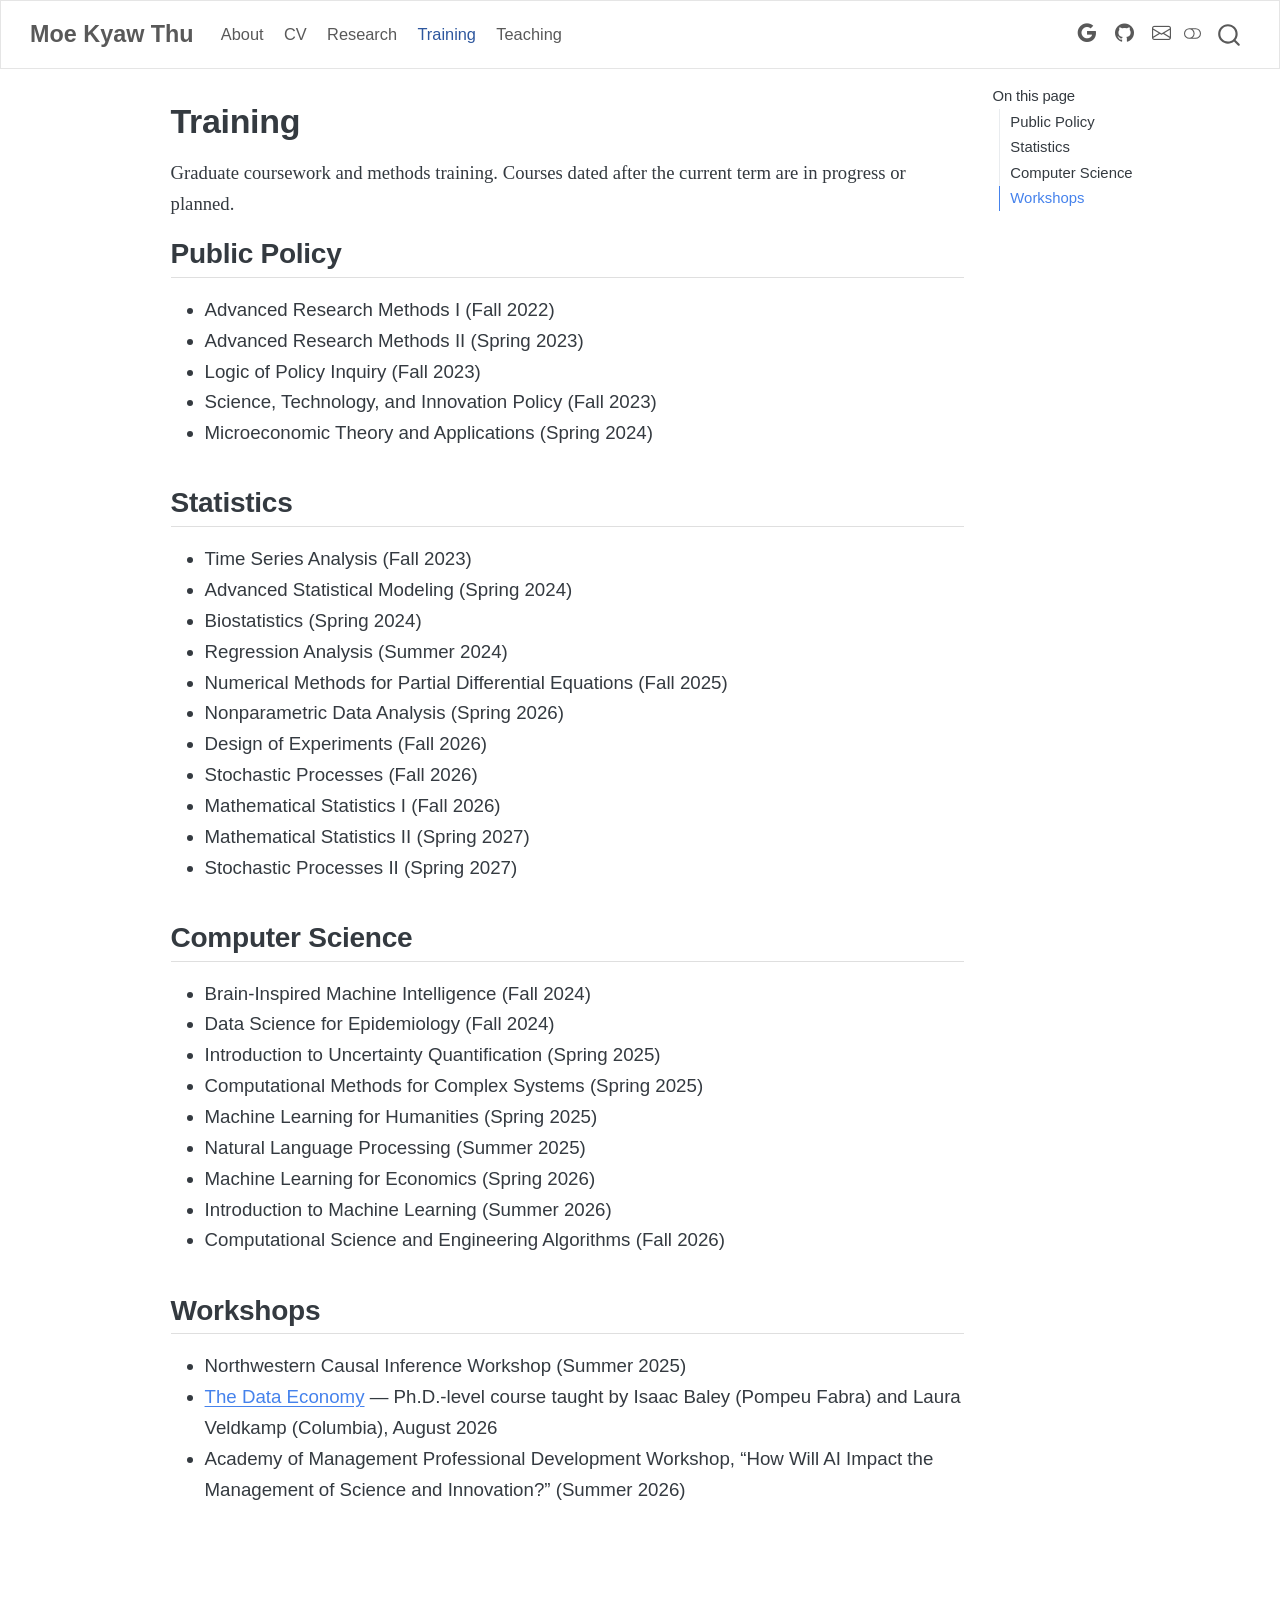
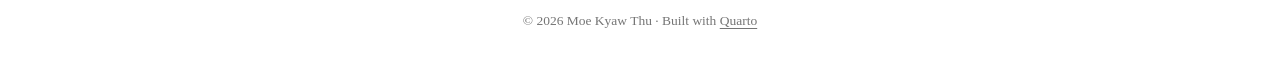
<file: training.html>
<!DOCTYPE html>
<html xmlns="http://www.w3.org/1999/xhtml" lang="en" xml:lang="en"><head>

<meta charset="utf-8">
<meta name="generator" content="quarto-1.7.33">

<meta name="viewport" content="width=device-width, initial-scale=1.0, user-scalable=yes">


<title>Training – Moe Kyaw Thu</title>
<style>
code{white-space: pre-wrap;}
span.smallcaps{font-variant: small-caps;}
div.columns{display: flex; gap: min(4vw, 1.5em);}
div.column{flex: auto; overflow-x: auto;}
div.hanging-indent{margin-left: 1.5em; text-indent: -1.5em;}
ul.task-list{list-style: none;}
ul.task-list li input[type="checkbox"] {
  width: 0.8em;
  margin: 0 0.8em 0.2em -1em; /* quarto-specific, see https://github.com/quarto-dev/quarto-cli/issues/4556 */ 
  vertical-align: middle;
}
</style>


<script src="site_libs/quarto-nav/quarto-nav.js"></script>
<script src="site_libs/quarto-nav/headroom.min.js"></script>
<script src="site_libs/clipboard/clipboard.min.js"></script>
<script src="site_libs/quarto-search/autocomplete.umd.js"></script>
<script src="site_libs/quarto-search/fuse.min.js"></script>
<script src="site_libs/quarto-search/quarto-search.js"></script>
<meta name="quarto:offset" content="./">
<script src="site_libs/quarto-html/quarto.js" type="module"></script>
<script src="site_libs/quarto-html/tabsets/tabsets.js" type="module"></script>
<script src="site_libs/quarto-html/popper.min.js"></script>
<script src="site_libs/quarto-html/tippy.umd.min.js"></script>
<script src="site_libs/quarto-html/anchor.min.js"></script>
<link href="site_libs/quarto-html/tippy.css" rel="stylesheet">
<link href="site_libs/quarto-html/quarto-syntax-highlighting-ea385d0e468b0dd5ea5bf0780b1290d9.css" rel="stylesheet" class="quarto-color-scheme" id="quarto-text-highlighting-styles">
<link href="site_libs/quarto-html/quarto-syntax-highlighting-dark-bc185b5c5bdbcb35c2eb49d8a876ef70.css" rel="stylesheet" class="quarto-color-scheme quarto-color-alternate" id="quarto-text-highlighting-styles">
<link href="site_libs/quarto-html/quarto-syntax-highlighting-ea385d0e468b0dd5ea5bf0780b1290d9.css" rel="stylesheet" class="quarto-color-scheme-extra" id="quarto-text-highlighting-styles">
<script src="site_libs/bootstrap/bootstrap.min.js"></script>
<link href="site_libs/bootstrap/bootstrap-icons.css" rel="stylesheet">
<link href="site_libs/bootstrap/bootstrap-969d7f5e9d2c2a6816d7cbdde880981e.min.css" rel="stylesheet" append-hash="true" class="quarto-color-scheme" id="quarto-bootstrap" data-mode="light">
<link href="site_libs/bootstrap/bootstrap-dark-ff1ea8c983a1e432fe5b9d5c50f6937c.min.css" rel="stylesheet" append-hash="true" class="quarto-color-scheme quarto-color-alternate" id="quarto-bootstrap" data-mode="dark">
<link href="site_libs/bootstrap/bootstrap-969d7f5e9d2c2a6816d7cbdde880981e.min.css" rel="stylesheet" append-hash="true" class="quarto-color-scheme-extra" id="quarto-bootstrap" data-mode="light">
<script id="quarto-search-options" type="application/json">{
  "location": "navbar",
  "copy-button": false,
  "collapse-after": 3,
  "panel-placement": "end",
  "type": "overlay",
  "limit": 50,
  "keyboard-shortcut": [
    "f",
    "/",
    "s"
  ],
  "show-item-context": false,
  "language": {
    "search-no-results-text": "No results",
    "search-matching-documents-text": "matching documents",
    "search-copy-link-title": "Copy link to search",
    "search-hide-matches-text": "Hide additional matches",
    "search-more-match-text": "more match in this document",
    "search-more-matches-text": "more matches in this document",
    "search-clear-button-title": "Clear",
    "search-text-placeholder": "",
    "search-detached-cancel-button-title": "Cancel",
    "search-submit-button-title": "Submit",
    "search-label": "Search"
  }
}</script>
<style>html{ scroll-behavior: smooth; }</style>


</head>

<body class="nav-fixed quarto-light"><script id="quarto-html-before-body" type="application/javascript">
    const toggleBodyColorMode = (bsSheetEl) => {
      const mode = bsSheetEl.getAttribute("data-mode");
      const bodyEl = window.document.querySelector("body");
      if (mode === "dark") {
        bodyEl.classList.add("quarto-dark");
        bodyEl.classList.remove("quarto-light");
      } else {
        bodyEl.classList.add("quarto-light");
        bodyEl.classList.remove("quarto-dark");
      }
    }
    const toggleBodyColorPrimary = () => {
      const bsSheetEl = window.document.querySelector("link#quarto-bootstrap:not([rel=disabled-stylesheet])");
      if (bsSheetEl) {
        toggleBodyColorMode(bsSheetEl);
      }
    }
    const setColorSchemeToggle = (alternate) => {
      const toggles = window.document.querySelectorAll('.quarto-color-scheme-toggle');
      for (let i=0; i < toggles.length; i++) {
        const toggle = toggles[i];
        if (toggle) {
          if (alternate) {
            toggle.classList.add("alternate");
          } else {
            toggle.classList.remove("alternate");
          }
        }
      }
    };
    const toggleColorMode = (alternate) => {
      // Switch the stylesheets
      const primaryStylesheets = window.document.querySelectorAll('link.quarto-color-scheme:not(.quarto-color-alternate)');
      const alternateStylesheets = window.document.querySelectorAll('link.quarto-color-scheme.quarto-color-alternate');
      manageTransitions('#quarto-margin-sidebar .nav-link', false);
      if (alternate) {
        // note: dark is layered on light, we don't disable primary!
        enableStylesheet(alternateStylesheets);
        for (const sheetNode of alternateStylesheets) {
          if (sheetNode.id === "quarto-bootstrap") {
            toggleBodyColorMode(sheetNode);
          }
        }
      } else {
        disableStylesheet(alternateStylesheets);
        enableStylesheet(primaryStylesheets)
        toggleBodyColorPrimary();
      }
      manageTransitions('#quarto-margin-sidebar .nav-link', true);
      // Switch the toggles
      setColorSchemeToggle(alternate)
      // Hack to workaround the fact that safari doesn't
      // properly recolor the scrollbar when toggling (#1455)
      if (navigator.userAgent.indexOf('Safari') > 0 && navigator.userAgent.indexOf('Chrome') == -1) {
        manageTransitions("body", false);
        window.scrollTo(0, 1);
        setTimeout(() => {
          window.scrollTo(0, 0);
          manageTransitions("body", true);
        }, 40);
      }
    }
    const disableStylesheet = (stylesheets) => {
      for (let i=0; i < stylesheets.length; i++) {
        const stylesheet = stylesheets[i];
        stylesheet.rel = 'disabled-stylesheet';
      }
    }
    const enableStylesheet = (stylesheets) => {
      for (let i=0; i < stylesheets.length; i++) {
        const stylesheet = stylesheets[i];
        if(stylesheet.rel !== 'stylesheet') { // for Chrome, which will still FOUC without this check
          stylesheet.rel = 'stylesheet';
        }
      }
    }
    const manageTransitions = (selector, allowTransitions) => {
      const els = window.document.querySelectorAll(selector);
      for (let i=0; i < els.length; i++) {
        const el = els[i];
        if (allowTransitions) {
          el.classList.remove('notransition');
        } else {
          el.classList.add('notransition');
        }
      }
    }
    const isFileUrl = () => {
      return window.location.protocol === 'file:';
    }
    const hasAlternateSentinel = () => {
      let styleSentinel = getColorSchemeSentinel();
      if (styleSentinel !== null) {
        return styleSentinel === "alternate";
      } else {
        return false;
      }
    }
    const setStyleSentinel = (alternate) => {
      const value = alternate ? "alternate" : "default";
      if (!isFileUrl()) {
        window.localStorage.setItem("quarto-color-scheme", value);
      } else {
        localAlternateSentinel = value;
      }
    }
    const getColorSchemeSentinel = () => {
      if (!isFileUrl()) {
        const storageValue = window.localStorage.getItem("quarto-color-scheme");
        return storageValue != null ? storageValue : localAlternateSentinel;
      } else {
        return localAlternateSentinel;
      }
    }
    const toggleGiscusIfUsed = (isAlternate, darkModeDefault) => {
      const baseTheme = document.querySelector('#giscus-base-theme')?.value ?? 'light';
      const alternateTheme = document.querySelector('#giscus-alt-theme')?.value ?? 'dark';
      let newTheme = '';
      if(authorPrefersDark) {
        newTheme = isAlternate ? baseTheme : alternateTheme;
      } else {
        newTheme = isAlternate ? alternateTheme : baseTheme;
      }
      const changeGiscusTheme = () => {
        // From: https://github.com/giscus/giscus/issues/336
        const sendMessage = (message) => {
          const iframe = document.querySelector('iframe.giscus-frame');
          if (!iframe) return;
          iframe.contentWindow.postMessage({ giscus: message }, 'https://giscus.app');
        }
        sendMessage({
          setConfig: {
            theme: newTheme
          }
        });
      }
      const isGiscussLoaded = window.document.querySelector('iframe.giscus-frame') !== null;
      if (isGiscussLoaded) {
        changeGiscusTheme();
      }
    };
    const authorPrefersDark = false;
    const darkModeDefault = authorPrefersDark;
      document.querySelector('link#quarto-text-highlighting-styles.quarto-color-scheme-extra').rel = 'disabled-stylesheet';
      document.querySelector('link#quarto-bootstrap.quarto-color-scheme-extra').rel = 'disabled-stylesheet';
    let localAlternateSentinel = darkModeDefault ? 'alternate' : 'default';
    // Dark / light mode switch
    window.quartoToggleColorScheme = () => {
      // Read the current dark / light value
      let toAlternate = !hasAlternateSentinel();
      toggleColorMode(toAlternate);
      setStyleSentinel(toAlternate);
      toggleGiscusIfUsed(toAlternate, darkModeDefault);
      window.dispatchEvent(new Event('resize'));
    };
    // Switch to dark mode if need be
    if (hasAlternateSentinel()) {
      toggleColorMode(true);
    } else {
      toggleColorMode(false);
    }
  </script>

<div id="quarto-search-results"></div>
  <header id="quarto-header" class="headroom fixed-top">
    <nav class="navbar navbar-expand-lg " data-bs-theme="dark">
      <div class="navbar-container container-fluid">
      <div class="navbar-brand-container mx-auto">
    <a class="navbar-brand" href="./index.html">
    <span class="navbar-title">Moe Kyaw Thu</span>
    </a>
  </div>
            <div id="quarto-search" class="" title="Search"></div>
          <button class="navbar-toggler" type="button" data-bs-toggle="collapse" data-bs-target="#navbarCollapse" aria-controls="navbarCollapse" role="menu" aria-expanded="false" aria-label="Toggle navigation" onclick="if (window.quartoToggleHeadroom) { window.quartoToggleHeadroom(); }">
  <span class="navbar-toggler-icon"></span>
</button>
          <div class="collapse navbar-collapse" id="navbarCollapse">
            <ul class="navbar-nav navbar-nav-scroll me-auto">
  <li class="nav-item">
    <a class="nav-link" href="./index.html"> 
<span class="menu-text">About</span></a>
  </li>  
  <li class="nav-item">
    <a class="nav-link" href="./cv.html"> 
<span class="menu-text">CV</span></a>
  </li>  
  <li class="nav-item">
    <a class="nav-link" href="./research.html"> 
<span class="menu-text">Research</span></a>
  </li>  
  <li class="nav-item">
    <a class="nav-link active" href="./training.html" aria-current="page"> 
<span class="menu-text">Training</span></a>
  </li>  
  <li class="nav-item">
    <a class="nav-link" href="./teaching.html"> 
<span class="menu-text">Teaching</span></a>
  </li>  
</ul>
            <ul class="navbar-nav navbar-nav-scroll ms-auto">
  <li class="nav-item compact">
    <a class="nav-link" href="https://scholar.google.com/citations?user=aF55vHIAAAAJ&amp;hl=en"> <i class="bi bi-google" role="img" aria-label="Google Scholar">
</i> 
<span class="menu-text"></span></a>
  </li>  
  <li class="nav-item compact">
    <a class="nav-link" href="https://github.com/moethu6"> <i class="bi bi-github" role="img" aria-label="GitHub">
</i> 
<span class="menu-text"></span></a>
  </li>  
  <li class="nav-item compact">
    <a class="nav-link" href="mailto:mthu6@gatech.edu"> <i class="bi bi-envelope" role="img" aria-label="Email">
</i> 
<span class="menu-text"></span></a>
  </li>  
</ul>
          </div> <!-- /navcollapse -->
            <div class="quarto-navbar-tools">
  <a href="" class="quarto-color-scheme-toggle quarto-navigation-tool  px-1" onclick="window.quartoToggleColorScheme(); return false;" title="Toggle dark mode"><i class="bi"></i></a>
</div>
      </div> <!-- /container-fluid -->
    </nav>
</header>
<!-- content -->
<div id="quarto-content" class="quarto-container page-columns page-rows-contents page-layout-article page-navbar">
<!-- sidebar -->
<!-- margin-sidebar -->
    <div id="quarto-margin-sidebar" class="sidebar margin-sidebar">
        <nav id="TOC" role="doc-toc" class="toc-active">
    <h2 id="toc-title">On this page</h2>
   
  <ul class="collapse">
  <li><a href="#public-policy" id="toc-public-policy" class="nav-link active" data-scroll-target="#public-policy">Public Policy</a></li>
  <li><a href="#statistics" id="toc-statistics" class="nav-link" data-scroll-target="#statistics">Statistics</a></li>
  <li><a href="#computer-science" id="toc-computer-science" class="nav-link" data-scroll-target="#computer-science">Computer Science</a></li>
  <li><a href="#workshops" id="toc-workshops" class="nav-link" data-scroll-target="#workshops">Workshops</a></li>
  </ul>
</nav>
    </div>
<!-- main -->
<main class="content" id="quarto-document-content">


<header id="title-block-header" class="quarto-title-block default">
<div class="quarto-title">
<h1 class="title">Training</h1>
</div>



<div class="quarto-title-meta">

    
  
    
  </div>
  


</header>


<p>Graduate coursework and methods training. Courses dated after the current term are in progress or planned.</p>
<section id="public-policy" class="level2">
<h2 class="anchored" data-anchor-id="public-policy">Public Policy</h2>
<ul>
<li>Advanced Research Methods I (Fall 2022)</li>
<li>Advanced Research Methods II (Spring 2023)</li>
<li>Logic of Policy Inquiry (Fall 2023)</li>
<li>Science, Technology, and Innovation Policy (Fall 2023)</li>
<li>Microeconomic Theory and Applications (Spring 2024)</li>
</ul>
</section>
<section id="statistics" class="level2">
<h2 class="anchored" data-anchor-id="statistics">Statistics</h2>
<ul>
<li>Time Series Analysis (Fall 2023)</li>
<li>Advanced Statistical Modeling (Spring 2024)</li>
<li>Biostatistics (Spring 2024)</li>
<li>Regression Analysis (Summer 2024)</li>
<li>Numerical Methods for Partial Differential Equations (Fall 2025)</li>
<li>Nonparametric Data Analysis (Spring 2026)</li>
<li>Design of Experiments (Fall 2026)</li>
<li>Stochastic Processes (Fall 2026)</li>
<li>Mathematical Statistics I (Fall 2026)</li>
<li>Mathematical Statistics II (Spring 2027)</li>
<li>Stochastic Processes II (Spring 2027)</li>
</ul>
</section>
<section id="computer-science" class="level2">
<h2 class="anchored" data-anchor-id="computer-science">Computer Science</h2>
<ul>
<li>Brain-Inspired Machine Intelligence (Fall 2024)</li>
<li>Data Science for Epidemiology (Fall 2024)</li>
<li>Introduction to Uncertainty Quantification (Spring 2025)</li>
<li>Computational Methods for Complex Systems (Spring 2025)</li>
<li>Machine Learning for Humanities (Spring 2025)</li>
<li>Natural Language Processing (Summer 2025)</li>
<li>Machine Learning for Economics (Spring 2026)</li>
<li>Introduction to Machine Learning (Summer 2026)</li>
<li>Computational Science and Engineering Algorithms (Fall 2026)</li>
</ul>
</section>
<section id="workshops" class="level2">
<h2 class="anchored" data-anchor-id="workshops">Workshops</h2>
<ul>
<li>Northwestern Causal Inference Workshop (Summer 2025)</li>
<li><a href="https://sites.google.com/view/data-economy-course/home">The Data Economy</a> — Ph.D.-level course taught by Isaac Baley (Pompeu Fabra) and Laura Veldkamp (Columbia), August 2026</li>
<li>Academy of Management Professional Development Workshop, “How Will AI Impact the Management of Science and Innovation?” (Summer 2026)</li>
</ul>


</section>

</main> <!-- /main -->
<script id="quarto-html-after-body" type="application/javascript">
  window.document.addEventListener("DOMContentLoaded", function (event) {
    // Ensure there is a toggle, if there isn't float one in the top right
    if (window.document.querySelector('.quarto-color-scheme-toggle') === null) {
      const a = window.document.createElement('a');
      a.classList.add('top-right');
      a.classList.add('quarto-color-scheme-toggle');
      a.href = "";
      a.onclick = function() { try { window.quartoToggleColorScheme(); } catch {} return false; };
      const i = window.document.createElement("i");
      i.classList.add('bi');
      a.appendChild(i);
      window.document.body.appendChild(a);
    }
    setColorSchemeToggle(hasAlternateSentinel())
    const icon = "";
    const anchorJS = new window.AnchorJS();
    anchorJS.options = {
      placement: 'right',
      icon: icon
    };
    anchorJS.add('.anchored');
    const isCodeAnnotation = (el) => {
      for (const clz of el.classList) {
        if (clz.startsWith('code-annotation-')) {                     
          return true;
        }
      }
      return false;
    }
    const onCopySuccess = function(e) {
      // button target
      const button = e.trigger;
      // don't keep focus
      button.blur();
      // flash "checked"
      button.classList.add('code-copy-button-checked');
      var currentTitle = button.getAttribute("title");
      button.setAttribute("title", "Copied!");
      let tooltip;
      if (window.bootstrap) {
        button.setAttribute("data-bs-toggle", "tooltip");
        button.setAttribute("data-bs-placement", "left");
        button.setAttribute("data-bs-title", "Copied!");
        tooltip = new bootstrap.Tooltip(button, 
          { trigger: "manual", 
            customClass: "code-copy-button-tooltip",
            offset: [0, -8]});
        tooltip.show();    
      }
      setTimeout(function() {
        if (tooltip) {
          tooltip.hide();
          button.removeAttribute("data-bs-title");
          button.removeAttribute("data-bs-toggle");
          button.removeAttribute("data-bs-placement");
        }
        button.setAttribute("title", currentTitle);
        button.classList.remove('code-copy-button-checked');
      }, 1000);
      // clear code selection
      e.clearSelection();
    }
    const getTextToCopy = function(trigger) {
        const codeEl = trigger.previousElementSibling.cloneNode(true);
        for (const childEl of codeEl.children) {
          if (isCodeAnnotation(childEl)) {
            childEl.remove();
          }
        }
        return codeEl.innerText;
    }
    const clipboard = new window.ClipboardJS('.code-copy-button:not([data-in-quarto-modal])', {
      text: getTextToCopy
    });
    clipboard.on('success', onCopySuccess);
    if (window.document.getElementById('quarto-embedded-source-code-modal')) {
      const clipboardModal = new window.ClipboardJS('.code-copy-button[data-in-quarto-modal]', {
        text: getTextToCopy,
        container: window.document.getElementById('quarto-embedded-source-code-modal')
      });
      clipboardModal.on('success', onCopySuccess);
    }
      var localhostRegex = new RegExp(/^(?:http|https):\/\/localhost\:?[0-9]*\//);
      var mailtoRegex = new RegExp(/^mailto:/);
        var filterRegex = new RegExp("https:\/\/moethu6\.github\.io");
      var isInternal = (href) => {
          return filterRegex.test(href) || localhostRegex.test(href) || mailtoRegex.test(href);
      }
      // Inspect non-navigation links and adorn them if external
     var links = window.document.querySelectorAll('a[href]:not(.nav-link):not(.navbar-brand):not(.toc-action):not(.sidebar-link):not(.sidebar-item-toggle):not(.pagination-link):not(.no-external):not([aria-hidden]):not(.dropdown-item):not(.quarto-navigation-tool):not(.about-link)');
      for (var i=0; i<links.length; i++) {
        const link = links[i];
        if (!isInternal(link.href)) {
          // undo the damage that might have been done by quarto-nav.js in the case of
          // links that we want to consider external
          if (link.dataset.originalHref !== undefined) {
            link.href = link.dataset.originalHref;
          }
            // target, if specified
            link.setAttribute("target", "_blank");
            if (link.getAttribute("rel") === null) {
              link.setAttribute("rel", "noopener");
            }
        }
      }
    function tippyHover(el, contentFn, onTriggerFn, onUntriggerFn) {
      const config = {
        allowHTML: true,
        maxWidth: 500,
        delay: 100,
        arrow: false,
        appendTo: function(el) {
            return el.parentElement;
        },
        interactive: true,
        interactiveBorder: 10,
        theme: 'quarto',
        placement: 'bottom-start',
      };
      if (contentFn) {
        config.content = contentFn;
      }
      if (onTriggerFn) {
        config.onTrigger = onTriggerFn;
      }
      if (onUntriggerFn) {
        config.onUntrigger = onUntriggerFn;
      }
      window.tippy(el, config); 
    }
    const noterefs = window.document.querySelectorAll('a[role="doc-noteref"]');
    for (var i=0; i<noterefs.length; i++) {
      const ref = noterefs[i];
      tippyHover(ref, function() {
        // use id or data attribute instead here
        let href = ref.getAttribute('data-footnote-href') || ref.getAttribute('href');
        try { href = new URL(href).hash; } catch {}
        const id = href.replace(/^#\/?/, "");
        const note = window.document.getElementById(id);
        if (note) {
          return note.innerHTML;
        } else {
          return "";
        }
      });
    }
    const xrefs = window.document.querySelectorAll('a.quarto-xref');
    const processXRef = (id, note) => {
      // Strip column container classes
      const stripColumnClz = (el) => {
        el.classList.remove("page-full", "page-columns");
        if (el.children) {
          for (const child of el.children) {
            stripColumnClz(child);
          }
        }
      }
      stripColumnClz(note)
      if (id === null || id.startsWith('sec-')) {
        // Special case sections, only their first couple elements
        const container = document.createElement("div");
        if (note.children && note.children.length > 2) {
          container.appendChild(note.children[0].cloneNode(true));
          for (let i = 1; i < note.children.length; i++) {
            const child = note.children[i];
            if (child.tagName === "P" && child.innerText === "") {
              continue;
            } else {
              container.appendChild(child.cloneNode(true));
              break;
            }
          }
          if (window.Quarto?.typesetMath) {
            window.Quarto.typesetMath(container);
          }
          return container.innerHTML
        } else {
          if (window.Quarto?.typesetMath) {
            window.Quarto.typesetMath(note);
          }
          return note.innerHTML;
        }
      } else {
        // Remove any anchor links if they are present
        const anchorLink = note.querySelector('a.anchorjs-link');
        if (anchorLink) {
          anchorLink.remove();
        }
        if (window.Quarto?.typesetMath) {
          window.Quarto.typesetMath(note);
        }
        if (note.classList.contains("callout")) {
          return note.outerHTML;
        } else {
          return note.innerHTML;
        }
      }
    }
    for (var i=0; i<xrefs.length; i++) {
      const xref = xrefs[i];
      tippyHover(xref, undefined, function(instance) {
        instance.disable();
        let url = xref.getAttribute('href');
        let hash = undefined; 
        if (url.startsWith('#')) {
          hash = url;
        } else {
          try { hash = new URL(url).hash; } catch {}
        }
        if (hash) {
          const id = hash.replace(/^#\/?/, "");
          const note = window.document.getElementById(id);
          if (note !== null) {
            try {
              const html = processXRef(id, note.cloneNode(true));
              instance.setContent(html);
            } finally {
              instance.enable();
              instance.show();
            }
          } else {
            // See if we can fetch this
            fetch(url.split('#')[0])
            .then(res => res.text())
            .then(html => {
              const parser = new DOMParser();
              const htmlDoc = parser.parseFromString(html, "text/html");
              const note = htmlDoc.getElementById(id);
              if (note !== null) {
                const html = processXRef(id, note);
                instance.setContent(html);
              } 
            }).finally(() => {
              instance.enable();
              instance.show();
            });
          }
        } else {
          // See if we can fetch a full url (with no hash to target)
          // This is a special case and we should probably do some content thinning / targeting
          fetch(url)
          .then(res => res.text())
          .then(html => {
            const parser = new DOMParser();
            const htmlDoc = parser.parseFromString(html, "text/html");
            const note = htmlDoc.querySelector('main.content');
            if (note !== null) {
              // This should only happen for chapter cross references
              // (since there is no id in the URL)
              // remove the first header
              if (note.children.length > 0 && note.children[0].tagName === "HEADER") {
                note.children[0].remove();
              }
              const html = processXRef(null, note);
              instance.setContent(html);
            } 
          }).finally(() => {
            instance.enable();
            instance.show();
          });
        }
      }, function(instance) {
      });
    }
        let selectedAnnoteEl;
        const selectorForAnnotation = ( cell, annotation) => {
          let cellAttr = 'data-code-cell="' + cell + '"';
          let lineAttr = 'data-code-annotation="' +  annotation + '"';
          const selector = 'span[' + cellAttr + '][' + lineAttr + ']';
          return selector;
        }
        const selectCodeLines = (annoteEl) => {
          const doc = window.document;
          const targetCell = annoteEl.getAttribute("data-target-cell");
          const targetAnnotation = annoteEl.getAttribute("data-target-annotation");
          const annoteSpan = window.document.querySelector(selectorForAnnotation(targetCell, targetAnnotation));
          const lines = annoteSpan.getAttribute("data-code-lines").split(",");
          const lineIds = lines.map((line) => {
            return targetCell + "-" + line;
          })
          let top = null;
          let height = null;
          let parent = null;
          if (lineIds.length > 0) {
              //compute the position of the single el (top and bottom and make a div)
              const el = window.document.getElementById(lineIds[0]);
              top = el.offsetTop;
              height = el.offsetHeight;
              parent = el.parentElement.parentElement;
            if (lineIds.length > 1) {
              const lastEl = window.document.getElementById(lineIds[lineIds.length - 1]);
              const bottom = lastEl.offsetTop + lastEl.offsetHeight;
              height = bottom - top;
            }
            if (top !== null && height !== null && parent !== null) {
              // cook up a div (if necessary) and position it 
              let div = window.document.getElementById("code-annotation-line-highlight");
              if (div === null) {
                div = window.document.createElement("div");
                div.setAttribute("id", "code-annotation-line-highlight");
                div.style.position = 'absolute';
                parent.appendChild(div);
              }
              div.style.top = top - 2 + "px";
              div.style.height = height + 4 + "px";
              div.style.left = 0;
              let gutterDiv = window.document.getElementById("code-annotation-line-highlight-gutter");
              if (gutterDiv === null) {
                gutterDiv = window.document.createElement("div");
                gutterDiv.setAttribute("id", "code-annotation-line-highlight-gutter");
                gutterDiv.style.position = 'absolute';
                const codeCell = window.document.getElementById(targetCell);
                const gutter = codeCell.querySelector('.code-annotation-gutter');
                gutter.appendChild(gutterDiv);
              }
              gutterDiv.style.top = top - 2 + "px";
              gutterDiv.style.height = height + 4 + "px";
            }
            selectedAnnoteEl = annoteEl;
          }
        };
        const unselectCodeLines = () => {
          const elementsIds = ["code-annotation-line-highlight", "code-annotation-line-highlight-gutter"];
          elementsIds.forEach((elId) => {
            const div = window.document.getElementById(elId);
            if (div) {
              div.remove();
            }
          });
          selectedAnnoteEl = undefined;
        };
          // Handle positioning of the toggle
      window.addEventListener(
        "resize",
        throttle(() => {
          elRect = undefined;
          if (selectedAnnoteEl) {
            selectCodeLines(selectedAnnoteEl);
          }
        }, 10)
      );
      function throttle(fn, ms) {
      let throttle = false;
      let timer;
        return (...args) => {
          if(!throttle) { // first call gets through
              fn.apply(this, args);
              throttle = true;
          } else { // all the others get throttled
              if(timer) clearTimeout(timer); // cancel #2
              timer = setTimeout(() => {
                fn.apply(this, args);
                timer = throttle = false;
              }, ms);
          }
        };
      }
        // Attach click handler to the DT
        const annoteDls = window.document.querySelectorAll('dt[data-target-cell]');
        for (const annoteDlNode of annoteDls) {
          annoteDlNode.addEventListener('click', (event) => {
            const clickedEl = event.target;
            if (clickedEl !== selectedAnnoteEl) {
              unselectCodeLines();
              const activeEl = window.document.querySelector('dt[data-target-cell].code-annotation-active');
              if (activeEl) {
                activeEl.classList.remove('code-annotation-active');
              }
              selectCodeLines(clickedEl);
              clickedEl.classList.add('code-annotation-active');
            } else {
              // Unselect the line
              unselectCodeLines();
              clickedEl.classList.remove('code-annotation-active');
            }
          });
        }
    const findCites = (el) => {
      const parentEl = el.parentElement;
      if (parentEl) {
        const cites = parentEl.dataset.cites;
        if (cites) {
          return {
            el,
            cites: cites.split(' ')
          };
        } else {
          return findCites(el.parentElement)
        }
      } else {
        return undefined;
      }
    };
    var bibliorefs = window.document.querySelectorAll('a[role="doc-biblioref"]');
    for (var i=0; i<bibliorefs.length; i++) {
      const ref = bibliorefs[i];
      const citeInfo = findCites(ref);
      if (citeInfo) {
        tippyHover(citeInfo.el, function() {
          var popup = window.document.createElement('div');
          citeInfo.cites.forEach(function(cite) {
            var citeDiv = window.document.createElement('div');
            citeDiv.classList.add('hanging-indent');
            citeDiv.classList.add('csl-entry');
            var biblioDiv = window.document.getElementById('ref-' + cite);
            if (biblioDiv) {
              citeDiv.innerHTML = biblioDiv.innerHTML;
            }
            popup.appendChild(citeDiv);
          });
          return popup.innerHTML;
        });
      }
    }
  });
  </script>
</div> <!-- /content -->
<footer class="footer">
  <div class="nav-footer">
    <div class="nav-footer-left">
      &nbsp;
    </div>   
    <div class="nav-footer-center">
<p>© 2026 Moe Kyaw Thu · Built with <a href="https://quarto.org">Quarto</a></p>
</div>
    <div class="nav-footer-right">
      &nbsp;
    </div>
  </div>
</footer>




<script src="site_libs/quarto-html/zenscroll-min.js"></script>
</body></html>
</file>
<file: site_libs/quarto-html/tippy.css>
.tippy-box[data-animation=fade][data-state=hidden]{opacity:0}[data-tippy-root]{max-width:calc(100vw - 10px)}.tippy-box{position:relative;background-color:#333;color:#fff;border-radius:4px;font-size:14px;line-height:1.4;white-space:normal;outline:0;transition-property:transform,visibility,opacity}.tippy-box[data-placement^=top]>.tippy-arrow{bottom:0}.tippy-box[data-placement^=top]>.tippy-arrow:before{bottom:-7px;left:0;border-width:8px 8px 0;border-top-color:initial;transform-origin:center top}.tippy-box[data-placement^=bottom]>.tippy-arrow{top:0}.tippy-box[data-placement^=bottom]>.tippy-arrow:before{top:-7px;left:0;border-width:0 8px 8px;border-bottom-color:initial;transform-origin:center bottom}.tippy-box[data-placement^=left]>.tippy-arrow{right:0}.tippy-box[data-placement^=left]>.tippy-arrow:before{border-width:8px 0 8px 8px;border-left-color:initial;right:-7px;transform-origin:center left}.tippy-box[data-placement^=right]>.tippy-arrow{left:0}.tippy-box[data-placement^=right]>.tippy-arrow:before{left:-7px;border-width:8px 8px 8px 0;border-right-color:initial;transform-origin:center right}.tippy-box[data-inertia][data-state=visible]{transition-timing-function:cubic-bezier(.54,1.5,.38,1.11)}.tippy-arrow{width:16px;height:16px;color:#333}.tippy-arrow:before{content:"";position:absolute;border-color:transparent;border-style:solid}.tippy-content{position:relative;padding:5px 9px;z-index:1}
</file>
<file: site_libs/quarto-html/quarto-syntax-highlighting-ea385d0e468b0dd5ea5bf0780b1290d9.css>
/* quarto syntax highlight colors */
:root {
  --quarto-hl-ot-color: #003B4F;
  --quarto-hl-at-color: #657422;
  --quarto-hl-ss-color: #20794D;
  --quarto-hl-an-color: #5E5E5E;
  --quarto-hl-fu-color: #4758AB;
  --quarto-hl-st-color: #20794D;
  --quarto-hl-cf-color: #003B4F;
  --quarto-hl-op-color: #5E5E5E;
  --quarto-hl-er-color: #AD0000;
  --quarto-hl-bn-color: #AD0000;
  --quarto-hl-al-color: #AD0000;
  --quarto-hl-va-color: #111111;
  --quarto-hl-bu-color: inherit;
  --quarto-hl-ex-color: inherit;
  --quarto-hl-pp-color: #AD0000;
  --quarto-hl-in-color: #5E5E5E;
  --quarto-hl-vs-color: #20794D;
  --quarto-hl-wa-color: #5E5E5E;
  --quarto-hl-do-color: #5E5E5E;
  --quarto-hl-im-color: #00769E;
  --quarto-hl-ch-color: #20794D;
  --quarto-hl-dt-color: #AD0000;
  --quarto-hl-fl-color: #AD0000;
  --quarto-hl-co-color: #5E5E5E;
  --quarto-hl-cv-color: #5E5E5E;
  --quarto-hl-cn-color: #8f5902;
  --quarto-hl-sc-color: #5E5E5E;
  --quarto-hl-dv-color: #AD0000;
  --quarto-hl-kw-color: #003B4F;
}

/* other quarto variables */
:root {
  --quarto-font-monospace: SFMono-Regular, Menlo, Monaco, Consolas, "Liberation Mono", "Courier New", monospace;
}

/* syntax highlight based on Pandoc's rules */
pre > code.sourceCode > span {
  color: #003B4F;
}

code.sourceCode > span {
  color: #003B4F;
}

div.sourceCode,
div.sourceCode pre.sourceCode {
  color: #003B4F;
}

/* Normal */
code span {
  color: #003B4F;
}

/* Alert */
code span.al {
  color: #AD0000;
  font-style: inherit;
}

/* Annotation */
code span.an {
  color: #5E5E5E;
  font-style: inherit;
}

/* Attribute */
code span.at {
  color: #657422;
  font-style: inherit;
}

/* BaseN */
code span.bn {
  color: #AD0000;
  font-style: inherit;
}

/* BuiltIn */
code span.bu {
  font-style: inherit;
}

/* ControlFlow */
code span.cf {
  color: #003B4F;
  font-weight: bold;
  font-style: inherit;
}

/* Char */
code span.ch {
  color: #20794D;
  font-style: inherit;
}

/* Constant */
code span.cn {
  color: #8f5902;
  font-style: inherit;
}

/* Comment */
code span.co {
  color: #5E5E5E;
  font-style: inherit;
}

/* CommentVar */
code span.cv {
  color: #5E5E5E;
  font-style: italic;
}

/* Documentation */
code span.do {
  color: #5E5E5E;
  font-style: italic;
}

/* DataType */
code span.dt {
  color: #AD0000;
  font-style: inherit;
}

/* DecVal */
code span.dv {
  color: #AD0000;
  font-style: inherit;
}

/* Error */
code span.er {
  color: #AD0000;
  font-style: inherit;
}

/* Extension */
code span.ex {
  font-style: inherit;
}

/* Float */
code span.fl {
  color: #AD0000;
  font-style: inherit;
}

/* Function */
code span.fu {
  color: #4758AB;
  font-style: inherit;
}

/* Import */
code span.im {
  color: #00769E;
  font-style: inherit;
}

/* Information */
code span.in {
  color: #5E5E5E;
  font-style: inherit;
}

/* Keyword */
code span.kw {
  color: #003B4F;
  font-weight: bold;
  font-style: inherit;
}

/* Operator */
code span.op {
  color: #5E5E5E;
  font-style: inherit;
}

/* Other */
code span.ot {
  color: #003B4F;
  font-style: inherit;
}

/* Preprocessor */
code span.pp {
  color: #AD0000;
  font-style: inherit;
}

/* SpecialChar */
code span.sc {
  color: #5E5E5E;
  font-style: inherit;
}

/* SpecialString */
code span.ss {
  color: #20794D;
  font-style: inherit;
}

/* String */
code span.st {
  color: #20794D;
  font-style: inherit;
}

/* Variable */
code span.va {
  color: #111111;
  font-style: inherit;
}

/* VerbatimString */
code span.vs {
  color: #20794D;
  font-style: inherit;
}

/* Warning */
code span.wa {
  color: #5E5E5E;
  font-style: italic;
}

.prevent-inlining {
  content: "</";
}

/*# sourceMappingURL=538754cbb4183396a2435bcb80637e05.css.map */
</file>
<file: site_libs/quarto-html/quarto-syntax-highlighting-dark-bc185b5c5bdbcb35c2eb49d8a876ef70.css>
/* quarto syntax highlight colors */
:root {
  --quarto-hl-al-color: #f07178;
  --quarto-hl-an-color: #d4d0ab;
  --quarto-hl-at-color: #00e0e0;
  --quarto-hl-bn-color: #d4d0ab;
  --quarto-hl-bu-color: #abe338;
  --quarto-hl-ch-color: #abe338;
  --quarto-hl-co-color: #f8f8f2;
  --quarto-hl-cv-color: #ffd700;
  --quarto-hl-cn-color: #ffd700;
  --quarto-hl-cf-color: #ffa07a;
  --quarto-hl-dt-color: #ffa07a;
  --quarto-hl-dv-color: #d4d0ab;
  --quarto-hl-do-color: #f8f8f2;
  --quarto-hl-er-color: #f07178;
  --quarto-hl-ex-color: #00e0e0;
  --quarto-hl-fl-color: #d4d0ab;
  --quarto-hl-fu-color: #ffa07a;
  --quarto-hl-im-color: #abe338;
  --quarto-hl-in-color: #d4d0ab;
  --quarto-hl-kw-color: #ffa07a;
  --quarto-hl-op-color: #ffa07a;
  --quarto-hl-ot-color: #00e0e0;
  --quarto-hl-pp-color: #dcc6e0;
  --quarto-hl-re-color: #00e0e0;
  --quarto-hl-sc-color: #abe338;
  --quarto-hl-ss-color: #abe338;
  --quarto-hl-st-color: #abe338;
  --quarto-hl-va-color: #00e0e0;
  --quarto-hl-vs-color: #abe338;
  --quarto-hl-wa-color: #dcc6e0;
}

/* other quarto variables */
:root {
  --quarto-font-monospace: SFMono-Regular, Menlo, Monaco, Consolas, "Liberation Mono", "Courier New", monospace;
}

/* syntax highlight based on Pandoc's rules */
pre > code.sourceCode > span {
  color: #f8f8f2;
}

code.sourceCode > span {
  color: #f8f8f2;
}

div.sourceCode,
div.sourceCode pre.sourceCode {
  color: #f8f8f2;
}

/* Normal */
code span {
  color: #f8f8f2;
}

/* Alert */
code span.al {
  color: #f07178;
}

/* Annotation */
code span.an {
  color: #d4d0ab;
}

/* Attribute */
code span.at {
  color: #00e0e0;
}

/* BaseN */
code span.bn {
  color: #d4d0ab;
}

/* BuiltIn */
code span.bu {
  color: #abe338;
}

/* ControlFlow */
code span.cf {
  font-weight: bold;
  color: #ffa07a;
}

/* Char */
code span.ch {
  color: #abe338;
}

/* Constant */
code span.cn {
  color: #ffd700;
}

/* Comment */
code span.co {
  font-style: italic;
  color: #f8f8f2;
}

/* CommentVar */
code span.cv {
  color: #ffd700;
}

/* Documentation */
code span.do {
  color: #f8f8f2;
}

/* DataType */
code span.dt {
  color: #ffa07a;
}

/* DecVal */
code span.dv {
  color: #d4d0ab;
}

/* Error */
code span.er {
  color: #f07178;
  text-decoration: underline;
}

/* Extension */
code span.ex {
  font-weight: bold;
  color: #00e0e0;
}

/* Float */
code span.fl {
  color: #d4d0ab;
}

/* Function */
code span.fu {
  color: #ffa07a;
}

/* Import */
code span.im {
  color: #abe338;
}

/* Information */
code span.in {
  color: #d4d0ab;
}

/* Keyword */
code span.kw {
  font-weight: bold;
  color: #ffa07a;
}

/* Operator */
code span.op {
  color: #ffa07a;
}

/* Other */
code span.ot {
  color: #00e0e0;
}

/* Preprocessor */
code span.pp {
  color: #dcc6e0;
}

/* RegionMarker */
code span.re {
  background-color: #f8f8f2;
  color: #00e0e0;
}

/* SpecialChar */
code span.sc {
  color: #abe338;
}

/* SpecialString */
code span.ss {
  color: #abe338;
}

/* String */
code span.st {
  color: #abe338;
}

/* Variable */
code span.va {
  color: #00e0e0;
}

/* VerbatimString */
code span.vs {
  color: #abe338;
}

/* Warning */
code span.wa {
  color: #dcc6e0;
}

.prevent-inlining {
  content: "</";
}

/*# sourceMappingURL=9510e8932c082882303fe901a8ba9f6d.css.map */
</file>
